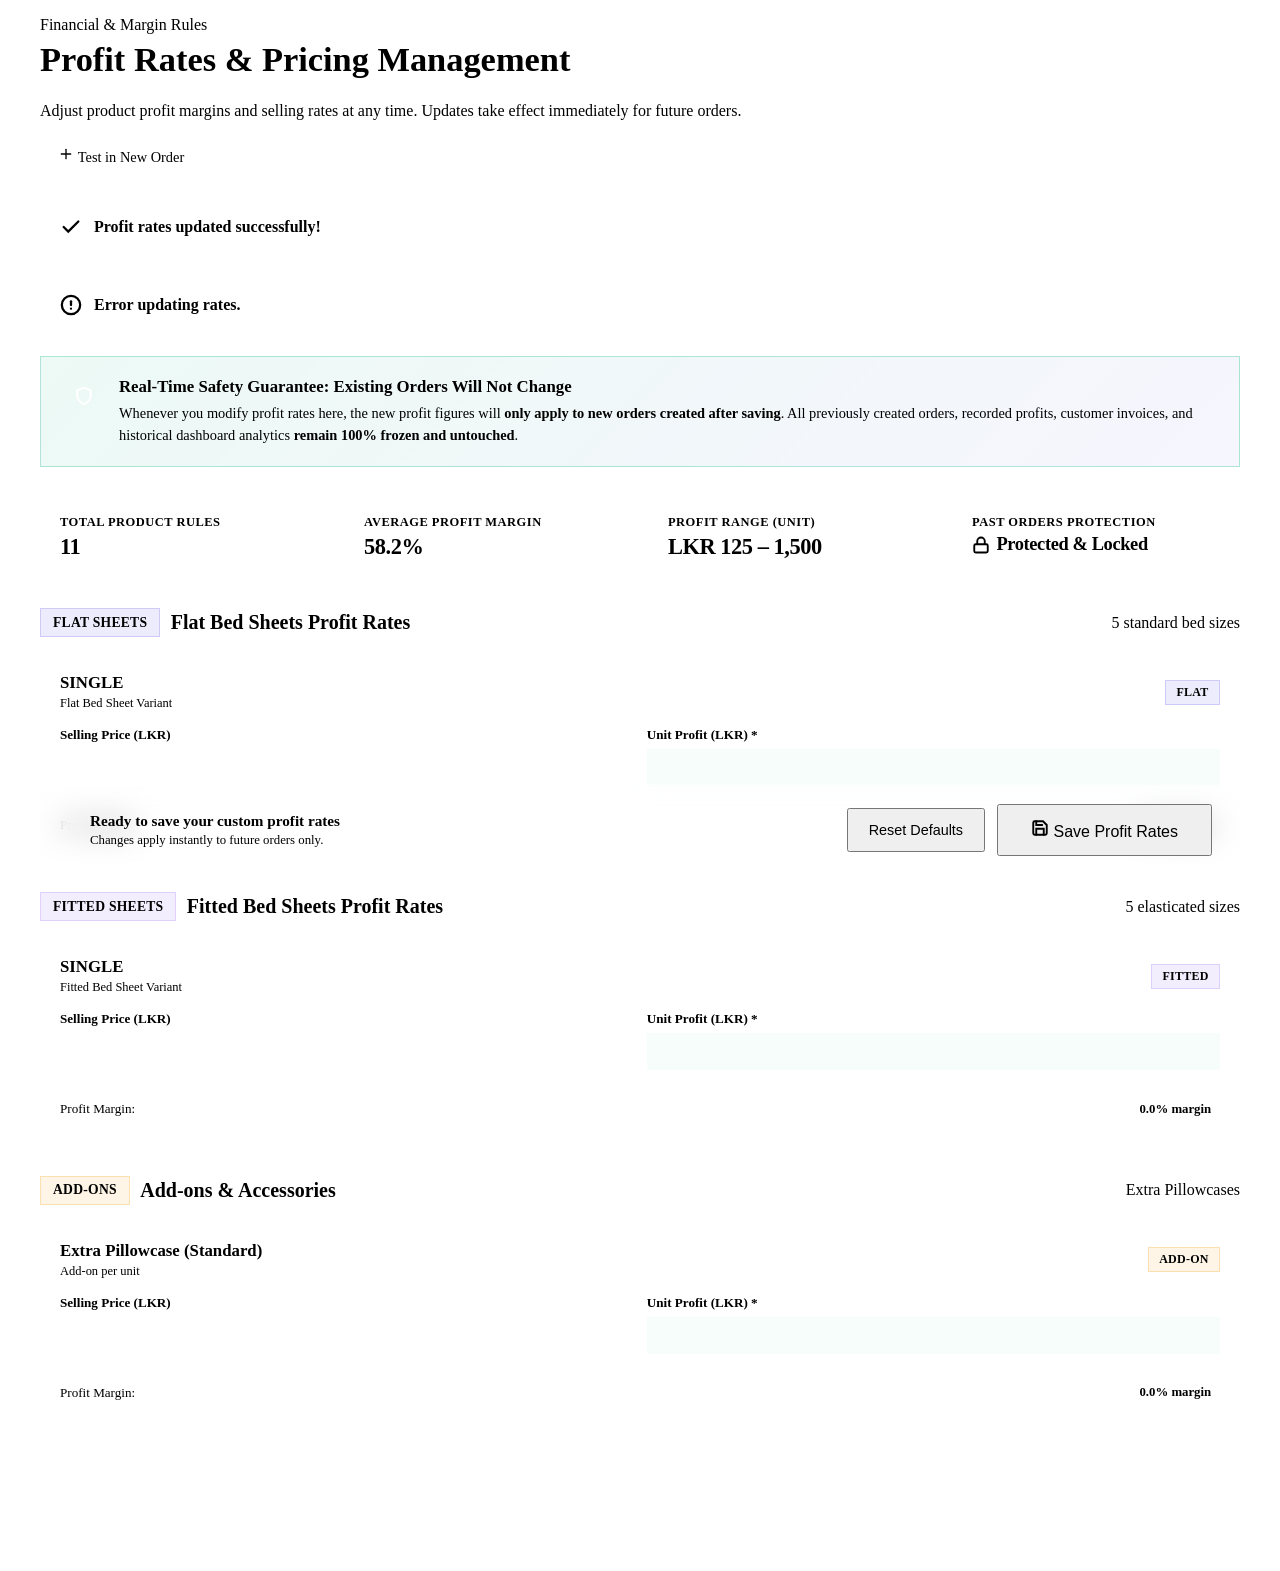
<file: src/main/resources/templates/pricing/index.html>
<!DOCTYPE html>
<html lang="en" xmlns:th="http://www.thymeleaf.org">
<head>
    <meta charset="UTF-8">
    <meta name="viewport" content="width=device-width, initial-scale=1.0">
    <title>ADAREDI — Profit &amp; Pricing Management</title>
    <link rel="preconnect" href="https://fonts.googleapis.com">
    <link rel="preconnect" href="https://fonts.gstatic.com" crossorigin>
    <link href="https://fonts.googleapis.com/css2?family=Plus+Jakarta+Sans:wght@400;500;600;700;800&display=swap" rel="stylesheet">
    <link rel="stylesheet" th:href="@{/css/app.css}">
    <script>
        (function () {
            try {
                const params = new URLSearchParams(window.location.search);
                const urlTheme = params.get('theme');
                if (urlTheme === 'dark' || urlTheme === 'light') {
                    try { localStorage.setItem('bedsheet-theme', urlTheme); } catch(e){}
                }
                const stored = localStorage.getItem('bedsheet-theme');
                const theme = stored === 'dark' || stored === 'light'
                    ? stored
                    : (window.matchMedia && window.matchMedia('(prefers-color-scheme: dark)').matches ? 'dark' : 'light');
                document.documentElement.dataset.theme = theme;
                document.documentElement.style.colorScheme = theme;
            } catch (e) {
                document.documentElement.style.colorScheme = 'light';
            }
        })();
    </script>
    <style>
        .pricing-grid {
            display: grid;
            grid-template-columns: repeat(auto-fit, minmax(320px, 1fr));
            gap: 1.25rem;
            margin-bottom: 2rem;
        }
        .pricing-card {
            background: var(--surface-glass-card);
            border: 1px solid var(--border);
            border-radius: var(--radius-lg);
            padding: 1.25rem;
            display: flex;
            flex-direction: column;
            gap: 1rem;
            transition: transform 0.2s ease, box-shadow 0.2s ease, border-color 0.2s ease;
            position: relative;
            backdrop-filter: blur(12px);
        }
        .pricing-card:hover {
            border-color: var(--primary-soft-border);
            box-shadow: var(--shadow-md);
            transform: translateY(-2px);
        }
        .pricing-card-header {
            display: flex;
            align-items: center;
            justify-content: space-between;
            gap: 0.5rem;
        }
        .pricing-badge {
            display: inline-flex;
            align-items: center;
            gap: 0.35rem;
            padding: 0.25rem 0.65rem;
            border-radius: var(--radius-full);
            font-size: 0.75rem;
            font-weight: 700;
            letter-spacing: 0.02em;
        }
        .pricing-badge.flat {
            background: rgba(79, 70, 229, 0.1);
            color: var(--primary);
            border: 1px solid rgba(79, 70, 229, 0.2);
        }
        .pricing-badge.fitted {
            background: rgba(139, 92, 246, 0.1);
            color: var(--accent);
            border: 1px solid rgba(139, 92, 246, 0.2);
        }
        .pricing-badge.addon {
            background: rgba(245, 158, 11, 0.1);
            color: var(--warning);
            border: 1px solid rgba(245, 158, 11, 0.25);
        }
        .pricing-inputs {
            display: grid;
            grid-template-columns: 1fr 1fr;
            gap: 0.85rem;
        }
        .input-group label {
            display: flex;
            flex-direction: column;
            gap: 0.35rem;
            font-size: 0.82rem;
            font-weight: 600;
            color: var(--text-muted);
        }
        .input-group input {
            font-size: 1.05rem;
            font-weight: 700;
            font-family: inherit;
            padding: 0.55rem 0.75rem;
            border-radius: var(--radius-md);
            border: 1px solid var(--border);
            background: var(--surface);
            color: var(--text-main);
            transition: all 0.2s ease;
        }
        .input-group input:focus {
            outline: none;
            border-color: var(--primary);
            box-shadow: 0 0 0 3px rgba(79, 70, 229, 0.15);
        }
        .input-group.profit-input input {
            border-color: rgba(16, 185, 129, 0.4);
            color: var(--success);
            background: rgba(16, 185, 129, 0.03);
        }
        .input-group.profit-input input:focus {
            border-color: var(--success);
            box-shadow: 0 0 0 3px rgba(16, 185, 129, 0.18);
        }
        .pricing-meta {
            display: flex;
            align-items: center;
            justify-content: space-between;
            padding-top: 0.75rem;
            border-top: 1px solid var(--border-subtle);
            font-size: 0.82rem;
        }
        .margin-indicator {
            display: inline-flex;
            align-items: center;
            gap: 0.3rem;
            padding: 0.2rem 0.55rem;
            border-radius: var(--radius-sm);
            background: var(--success-soft);
            color: var(--success);
            font-weight: 700;
            font-size: 0.8rem;
        }
        .guarantee-box {
            background: linear-gradient(135deg, rgba(16, 185, 129, 0.08) 0%, rgba(79, 70, 229, 0.05) 100%);
            border: 1px solid rgba(16, 185, 129, 0.3);
            border-radius: var(--radius-lg);
            padding: 1.25rem 1.5rem;
            margin-bottom: 2rem;
            display: flex;
            align-items: flex-start;
            gap: 1rem;
            backdrop-filter: blur(8px);
        }
        .guarantee-icon {
            width: 38px;
            height: 38px;
            border-radius: var(--radius-md);
            background: var(--success);
            color: #fff;
            display: flex;
            align-items: center;
            justify-content: center;
            flex-shrink: 0;
            box-shadow: var(--success-glow);
        }
        .stats-strip {
            display: grid;
            grid-template-columns: repeat(auto-fit, minmax(200px, 1fr));
            gap: 1rem;
            margin-bottom: 2rem;
        }
        .stat-pill {
            background: var(--surface-glass);
            border: 1px solid var(--border);
            border-radius: var(--radius-md);
            padding: 1rem 1.25rem;
            display: flex;
            flex-direction: column;
            gap: 0.25rem;
        }
        .stat-pill-label {
            font-size: 0.78rem;
            font-weight: 600;
            color: var(--text-muted);
            text-transform: uppercase;
            letter-spacing: 0.04em;
        }
        .stat-pill-value {
            font-size: 1.4rem;
            font-weight: 800;
            color: var(--text-main);
            letter-spacing: -0.02em;
        }
    </style>
</head>
<body>
<div class="app-container">
    <div th:replace="~{fragments/nav :: main}"></div>
    
    <div class="main-content">
        <div th:replace="~{fragments/nav :: mobile-header}"></div>
        
        <main style="max-width: 1200px; margin: 0 auto; width: 100%; padding: 0.5rem 0;">
            <!-- Page Header -->
            <div class="dash-header" style="margin-bottom: 1.5rem;">
                <div class="dash-header-left">
                    <div class="dash-eyebrow">
                        <span class="pulse-dot"></span>
                        <span>Financial &amp; Margin Rules</span>
                    </div>
                    <h1 class="dash-title" style="font-size: 2.15rem; margin-top: 0.35rem;">Profit Rates &amp; Pricing Management</h1>
                    <p class="dash-subtitle">
                        Adjust product profit margins and selling rates at any time. Updates take effect immediately for future orders.
                    </p>
                </div>
                <div class="dash-header-right" style="display: flex; gap: 0.75rem; align-items: center;">
                    <a th:href="@{/orders/new}" class="btn secondary" style="font-size: 0.9rem; padding: 0.65rem 1.15rem;">
                        <svg width="16" height="16" viewBox="0 0 24 24" fill="none" stroke="currentColor" stroke-width="2" stroke-linecap="round"><line x1="12" y1="5" x2="12" y2="19"></line><line x1="5" y1="12" x2="19" y2="12"></line></svg>
                        Test in New Order
                    </a>
                </div>
            </div>

            <!-- Flash Notifications -->
            <div th:if="${successMessage}" class="alert success" style="margin-bottom: 1.5rem; display: flex; align-items: center; gap: 0.75rem; padding: 1rem 1.25rem; border-radius: var(--radius-md); background: var(--success-soft); border: 1px solid var(--success-border); color: var(--success); font-weight: 600;">
                <svg width="22" height="22" viewBox="0 0 24 24" fill="none" stroke="currentColor" stroke-width="2.5" stroke-linecap="round"><polyline points="20 6 9 17 4 12"></polyline></svg>
                <span th:text="${successMessage}">Profit rates updated successfully!</span>
            </div>

            <div th:if="${errorMessage}" class="alert error" style="margin-bottom: 1.5rem; display: flex; align-items: center; gap: 0.75rem; padding: 1rem 1.25rem; border-radius: var(--radius-md); background: var(--danger-soft); border: 1px solid var(--danger-border); color: var(--danger); font-weight: 600;">
                <svg width="22" height="22" viewBox="0 0 24 24" fill="none" stroke="currentColor" stroke-width="2.5" stroke-linecap="round"><circle cx="12" cy="12" r="10"></circle><line x1="12" y1="8" x2="12" y2="12"></line><line x1="12" y1="16" x2="12.01" y2="16"></line></svg>
                <span th:text="${errorMessage}">Error updating rates.</span>
            </div>

            <!-- Safety Guarantee Box -->
            <div class="guarantee-box">
                <div class="guarantee-icon">
                    <svg width="20" height="20" viewBox="0 0 24 24" fill="none" stroke="currentColor" stroke-width="2.5" stroke-linecap="round"><path d="M12 22s8-4 8-10V5l-8-3-8 3v7c0 6 8 10 8 10z"></path></svg>
                </div>
                <div>
                    <h3 style="margin: 0 0 0.35rem 0; font-size: 1.05rem; font-weight: 800; color: var(--text-main); display: flex; align-items: center; gap: 0.5rem;">
                        Real-Time Safety Guarantee: Existing Orders Will Not Change
                    </h3>
                    <p style="margin: 0; font-size: 0.9rem; line-height: 1.5; color: var(--text-muted);">
                        Whenever you modify profit rates here, the new profit figures will <strong>only apply to new orders created after saving</strong>.
                        All previously created orders, recorded profits, customer invoices, and historical dashboard analytics <strong>remain 100% frozen and untouched</strong>.
                    </p>
                </div>
            </div>

            <!-- Quick Stats Strip -->
            <div class="stats-strip">
                <div class="stat-pill">
                    <span class="stat-pill-label">Total Product Rules</span>
                    <strong class="stat-pill-value" th:text="${totalRulesCount}">11</strong>
                </div>
                <div class="stat-pill">
                    <span class="stat-pill-label">Average Profit Margin</span>
                    <strong class="stat-pill-value" style="color: var(--success);" th:text="${avgMargin} + '%'">58.2%</strong>
                </div>
                <div class="stat-pill">
                    <span class="stat-pill-label">Profit Range (Unit)</span>
                    <strong class="stat-pill-value" th:text="'LKR ' + ${minProfit} + ' – ' + ${maxProfit}">LKR 125 – 1,500</strong>
                </div>
                <div class="stat-pill">
                    <span class="stat-pill-label">Past Orders Protection</span>
                    <strong class="stat-pill-value" style="color: var(--primary); display: flex; align-items: center; gap: 0.4rem; font-size: 1.15rem;">
                        <svg width="18" height="18" viewBox="0 0 24 24" fill="none" stroke="currentColor" stroke-width="2.5"><rect x="3" y="11" width="18" height="11" rx="2" ry="2"></rect><path d="M7 11V7a5 5 0 0 1 10 0v4"></path></svg>
                        Protected &amp; Locked
                    </strong>
                </div>
            </div>

            <!-- Main Edit Form -->
            <form th:action="@{/pricing}" th:object="${pricingForm}" method="post" id="pricingForm">

                <!-- Section 1: Flat Bed Sheets -->
                <div style="margin-bottom: 2.25rem;">
                    <div style="display: flex; align-items: center; justify-content: space-between; margin-bottom: 1rem;">
                        <div style="display: flex; align-items: center; gap: 0.65rem;">
                            <span class="pricing-badge flat" style="font-size: 0.85rem; padding: 0.35rem 0.75rem;">FLAT SHEETS</span>
                            <h2 style="font-size: 1.25rem; font-weight: 800; margin: 0; color: var(--text-main);">Flat Bed Sheets Profit Rates</h2>
                        </div>
                        <span class="hint" style="margin: 0;">5 standard bed sizes</span>
                    </div>

                    <div class="pricing-grid">
                        <div class="pricing-card" th:each="rule, stat : *{rules}" th:if="${rule.itemKey.startsWith('FLAT_')}">
                            <input type="hidden" th:field="*{rules[__${stat.index}__].itemKey}">
                            
                            <div class="pricing-card-header">
                                <div>
                                    <h4 style="margin: 0; font-size: 1.05rem; font-weight: 700; color: var(--text-main);"
                                        th:text="${#strings.replace(#strings.replace(rule.itemKey, 'FLAT_', ''), '_', ' ')}">
                                        SINGLE
                                    </h4>
                                    <span class="hint" style="margin: 0; font-size: 0.78rem;">Flat Bed Sheet Variant</span>
                                </div>
                                <span class="pricing-badge flat">FLAT</span>
                            </div>

                            <div class="pricing-inputs">
                                <div class="input-group">
                                    <label>
                                        <span>Selling Price (LKR)</span>
                                        <input type="number" step="1" min="0" th:field="*{rules[__${stat.index}__].sellingPrice}"
                                               class="rule-sell-input" required>
                                    </label>
                                </div>
                                <div class="input-group profit-input">
                                    <label>
                                        <span style="color: var(--success); font-weight: 700;">Unit Profit (LKR) *</span>
                                        <input type="number" step="1" min="0" th:field="*{rules[__${stat.index}__].unitProfit}"
                                               class="rule-profit-input" required>
                                    </label>
                                </div>
                            </div>

                            <div class="pricing-meta">
                                <span>Profit Margin:</span>
                                <span class="margin-indicator rule-margin-badge">0.0%</span>
                            </div>
                        </div>
                    </div>
                </div>

                <!-- Section 2: Fitted Bed Sheets -->
                <div style="margin-bottom: 2.25rem;">
                    <div style="display: flex; align-items: center; justify-content: space-between; margin-bottom: 1rem;">
                        <div style="display: flex; align-items: center; gap: 0.65rem;">
                            <span class="pricing-badge fitted" style="font-size: 0.85rem; padding: 0.35rem 0.75rem;">FITTED SHEETS</span>
                            <h2 style="font-size: 1.25rem; font-weight: 800; margin: 0; color: var(--text-main);">Fitted Bed Sheets Profit Rates</h2>
                        </div>
                        <span class="hint" style="margin: 0;">5 elasticated sizes</span>
                    </div>

                    <div class="pricing-grid">
                        <div class="pricing-card" th:each="rule, stat : *{rules}" th:if="${rule.itemKey.startsWith('FITTED_')}">
                            <input type="hidden" th:field="*{rules[__${stat.index}__].itemKey}">
                            
                            <div class="pricing-card-header">
                                <div>
                                    <h4 style="margin: 0; font-size: 1.05rem; font-weight: 700; color: var(--text-main);"
                                        th:text="${#strings.replace(#strings.replace(rule.itemKey, 'FITTED_', ''), '_', ' ')}">
                                        SINGLE
                                    </h4>
                                    <span class="hint" style="margin: 0; font-size: 0.78rem;">Fitted Bed Sheet Variant</span>
                                </div>
                                <span class="pricing-badge fitted">FITTED</span>
                            </div>

                            <div class="pricing-inputs">
                                <div class="input-group">
                                    <label>
                                        <span>Selling Price (LKR)</span>
                                        <input type="number" step="1" min="0" th:field="*{rules[__${stat.index}__].sellingPrice}"
                                               class="rule-sell-input" required>
                                    </label>
                                </div>
                                <div class="input-group profit-input">
                                    <label>
                                        <span style="color: var(--success); font-weight: 700;">Unit Profit (LKR) *</span>
                                        <input type="number" step="1" min="0" th:field="*{rules[__${stat.index}__].unitProfit}"
                                               class="rule-profit-input" required>
                                    </label>
                                </div>
                            </div>

                            <div class="pricing-meta">
                                <span>Profit Margin:</span>
                                <span class="margin-indicator rule-margin-badge">0.0%</span>
                            </div>
                        </div>
                    </div>
                </div>

                <!-- Section 3: Add-on Products & Extras -->
                <div style="margin-bottom: 2.5rem;">
                    <div style="display: flex; align-items: center; justify-content: space-between; margin-bottom: 1rem;">
                        <div style="display: flex; align-items: center; gap: 0.65rem;">
                            <span class="pricing-badge addon" style="font-size: 0.85rem; padding: 0.35rem 0.75rem;">ADD-ONS</span>
                            <h2 style="font-size: 1.25rem; font-weight: 800; margin: 0; color: var(--text-main);">Add-ons &amp; Accessories</h2>
                        </div>
                        <span class="hint" style="margin: 0;">Extra Pillowcases</span>
                    </div>

                    <div class="pricing-grid">
                        <div class="pricing-card" th:each="rule, stat : *{rules}" th:if="${rule.itemKey == 'PILLOWCASE'}">
                            <input type="hidden" th:field="*{rules[__${stat.index}__].itemKey}">
                            
                            <div class="pricing-card-header">
                                <div>
                                    <h4 style="margin: 0; font-size: 1.05rem; font-weight: 700; color: var(--text-main);">Extra Pillowcase (Standard)</h4>
                                    <span class="hint" style="margin: 0; font-size: 0.78rem;">Add-on per unit</span>
                                </div>
                                <span class="pricing-badge addon">ADD-ON</span>
                            </div>

                            <div class="pricing-inputs">
                                <div class="input-group">
                                    <label>
                                        <span>Selling Price (LKR)</span>
                                        <input type="number" step="1" min="0" th:field="*{rules[__${stat.index}__].sellingPrice}"
                                               class="rule-sell-input" required>
                                    </label>
                                </div>
                                <div class="input-group profit-input">
                                    <label>
                                        <span style="color: var(--success); font-weight: 700;">Unit Profit (LKR) *</span>
                                        <input type="number" step="1" min="0" th:field="*{rules[__${stat.index}__].unitProfit}"
                                               class="rule-profit-input" required>
                                    </label>
                                </div>
                            </div>

                            <div class="pricing-meta">
                                <span>Profit Margin:</span>
                                <span class="margin-indicator rule-margin-badge">0.0%</span>
                            </div>
                        </div>
                    </div>
                </div>

                <!-- Sticky Floating Action Footer -->
                <div style="position: sticky; bottom: 1.5rem; background: var(--surface-glass-card); border: 1px solid var(--border-glow); border-radius: var(--radius-xl); padding: 1.25rem 1.75rem; display: flex; align-items: center; justify-content: space-between; gap: 1rem; box-shadow: var(--shadow-xl); backdrop-filter: blur(16px); z-index: 50; flex-wrap: wrap;">
                    <div style="display: flex; align-items: center; gap: 0.75rem;">
                        <span class="status-dot-pulse" style="width: 10px; height: 10px; background: var(--success);"></span>
                        <div>
                            <strong style="display: block; font-size: 0.95rem; color: var(--text-main);">Ready to save your custom profit rates</strong>
                            <span class="hint" style="margin: 0; font-size: 0.8rem;">Changes apply instantly to future orders only.</span>
                        </div>
                    </div>

                    <div style="display: flex; gap: 0.75rem; align-items: center;">
                        <button type="button" class="btn subtle" onclick="confirmResetDefaults()" style="font-size: 0.9rem; padding: 0.75rem 1.25rem;">
                            Reset Defaults
                        </button>
                        <button type="submit" class="btn primary" style="font-size: 1rem; padding: 0.8rem 2rem; box-shadow: var(--primary-glow);">
                            <svg width="18" height="18" viewBox="0 0 24 24" fill="none" stroke="currentColor" stroke-width="2.5" stroke-linecap="round"><path d="M19 21H5a2 2 0 0 1-2-2V5a2 2 0 0 1 2-2h11l5 5v11a2 2 0 0 1-2 2z"></path><polyline points="17 21 17 13 7 13 7 21"></polyline><polyline points="7 3 7 8 15 8"></polyline></svg>
                            Save Profit Rates
                        </button>
                    </div>
                </div>

            </form>

            <!-- Hidden Reset Form -->
            <form th:action="@{/pricing/reset}" method="post" id="resetDefaultsForm" style="display: none;"></form>
        </main>
    </div>
</div>

<script th:src="@{/js/theme.js}"></script>
<script>
    // Live recalculation of margin percentages as user inputs new profit or price
    function updateMargins() {
        document.querySelectorAll('.pricing-card').forEach(card => {
            const sellInput = card.querySelector('.rule-sell-input');
            const profitInput = card.querySelector('.rule-profit-input');
            const badge = card.querySelector('.rule-margin-badge');
            if (!sellInput || !profitInput || !badge) return;

            const sell = parseFloat(sellInput.value || 0);
            const profit = parseFloat(profitInput.value || 0);

            if (sell > 0) {
                const pct = ((profit / sell) * 100).toFixed(1);
                badge.textContent = pct + '% margin';
                if (pct < 40) {
                    badge.style.background = 'var(--warning-soft)';
                    badge.style.color = 'var(--warning)';
                } else {
                    badge.style.background = 'var(--success-soft)';
                    badge.style.color = 'var(--success)';
                }
            } else {
                badge.textContent = '0.0% margin';
            }
        });
    }

    document.querySelectorAll('.rule-sell-input, .rule-profit-input').forEach(input => {
        input.addEventListener('input', updateMargins);
    });

    function confirmResetDefaults() {
        if (confirm('Are you sure you want to restore the standard factory profit & pricing rules? Previously created orders will NOT be affected.')) {
            document.getElementById('resetDefaultsForm').submit();
        }
    }

    // Highlight active nav link
    document.querySelectorAll('.nav-link').forEach(link => {
        if (link.getAttribute('href') === '/pricing') {
            link.classList.add('active');
        }
    });

    // Initialize margins on load
    updateMargins();
</script>
</body>
</html>
</file>
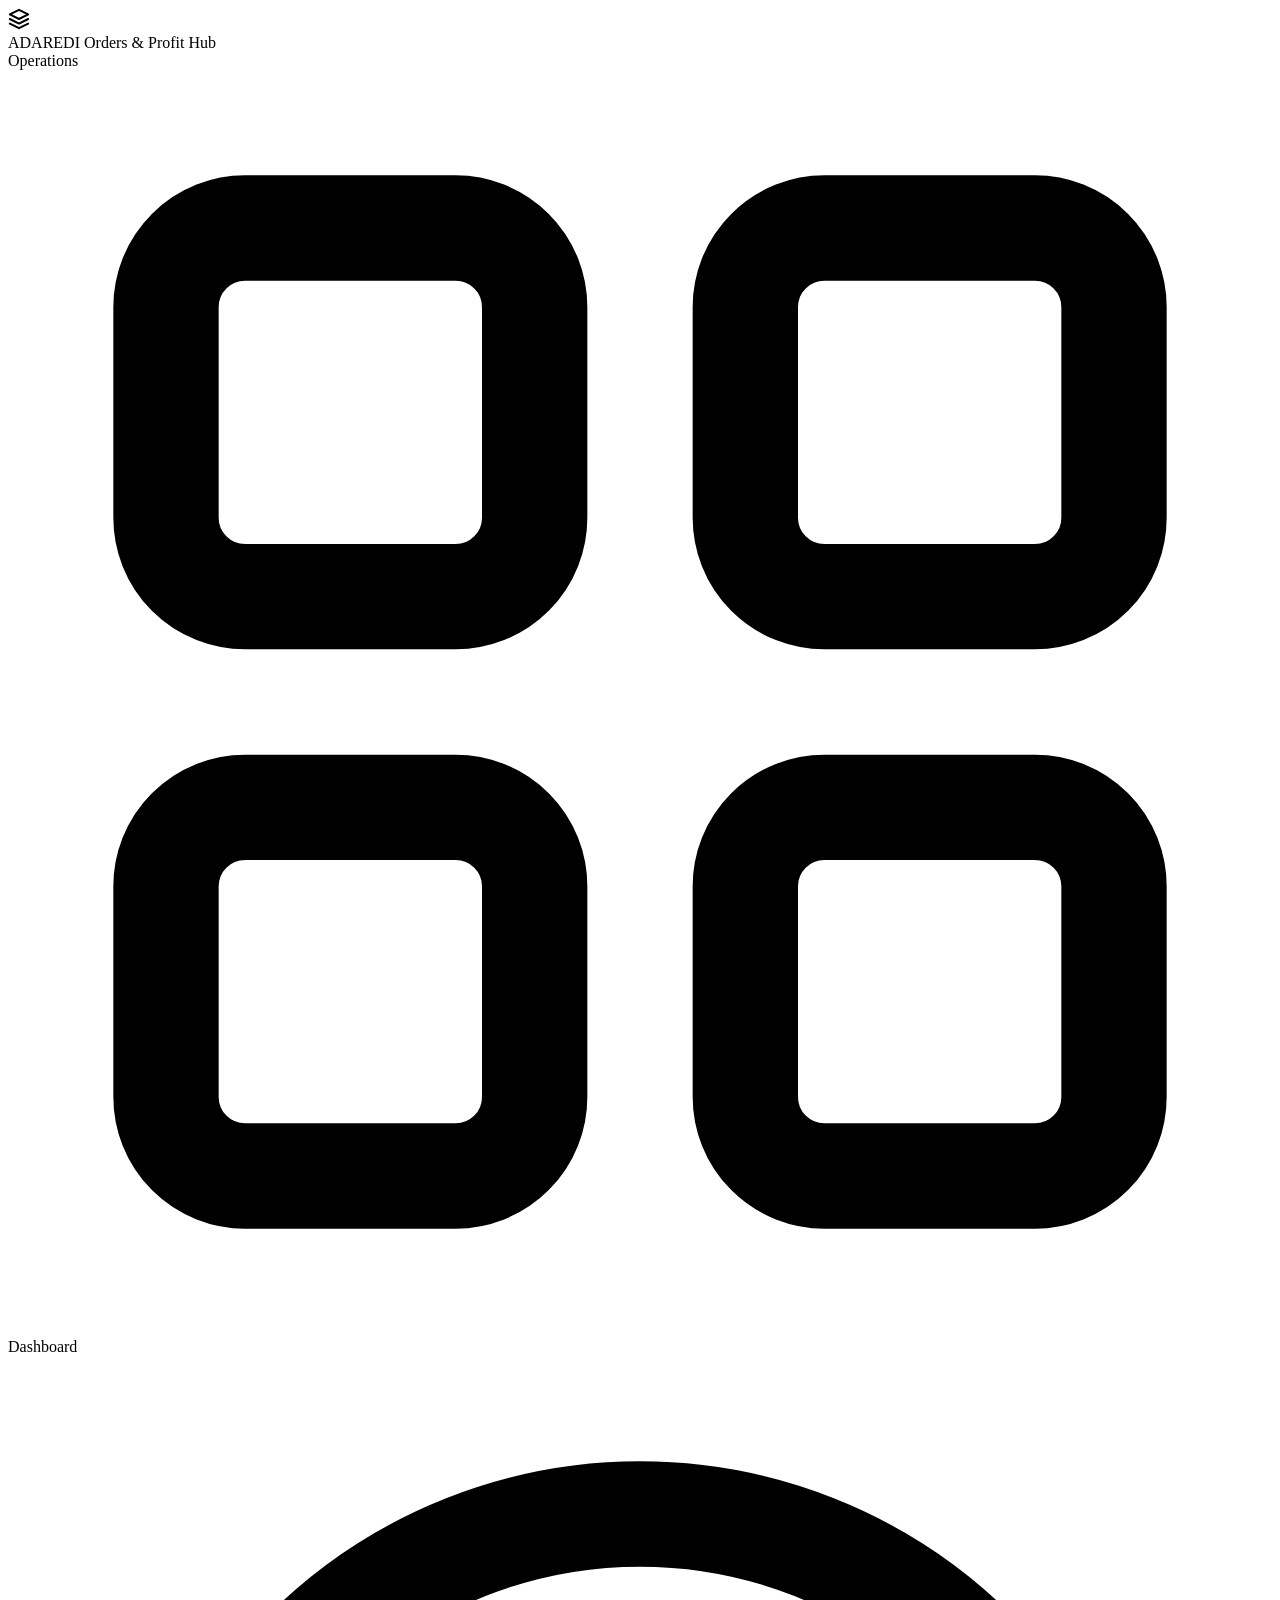
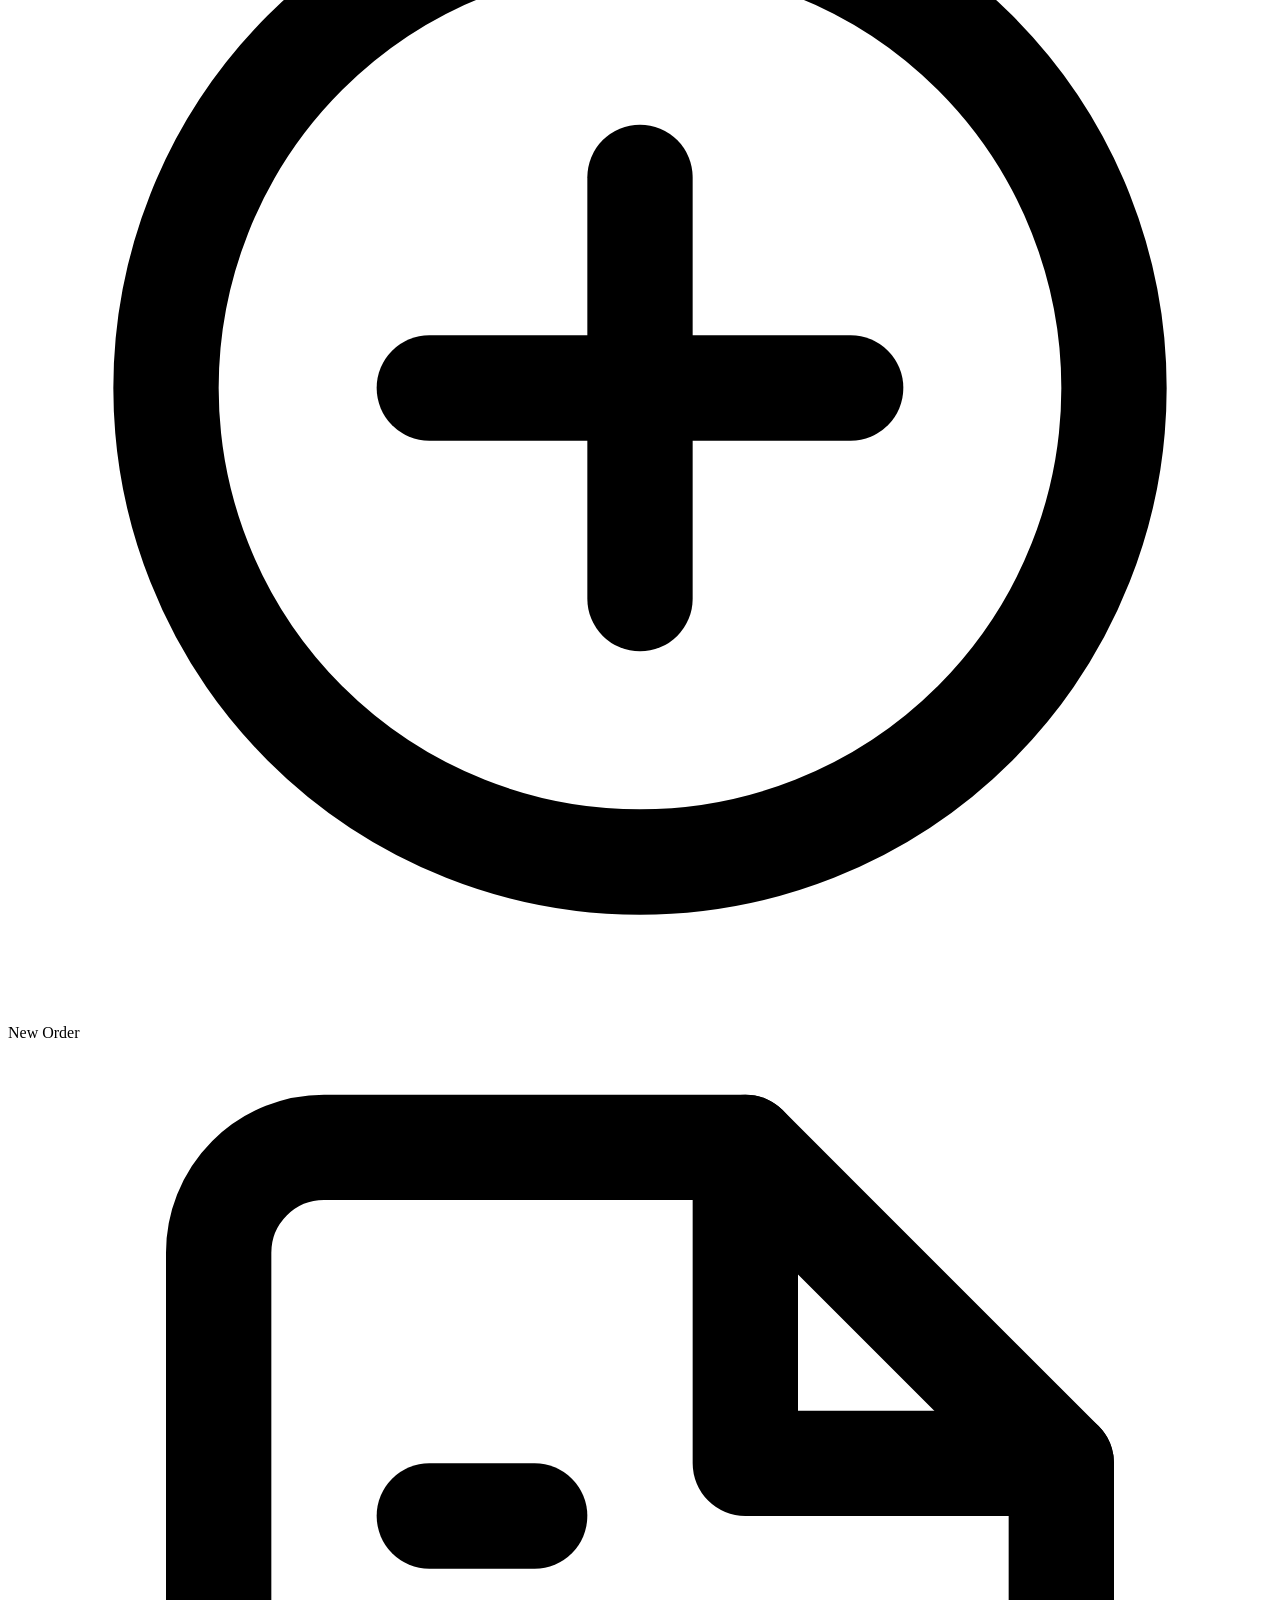
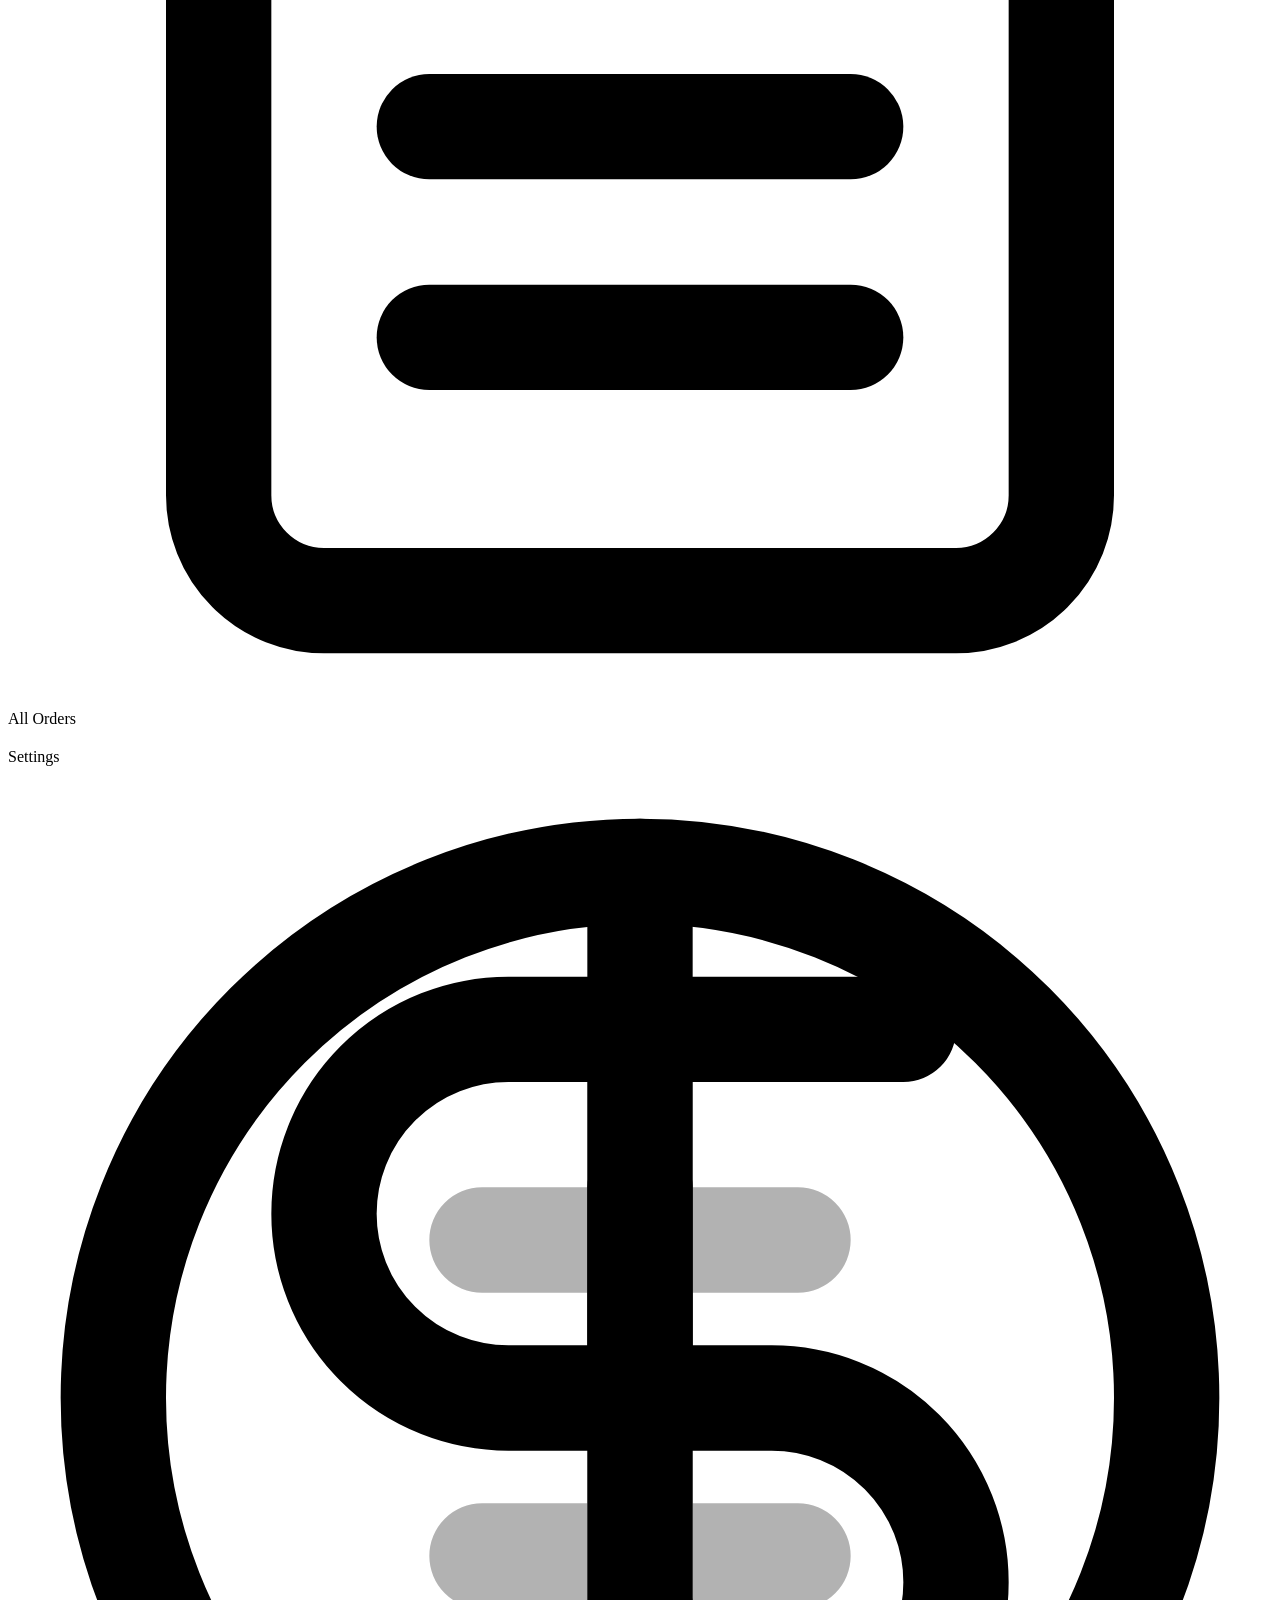
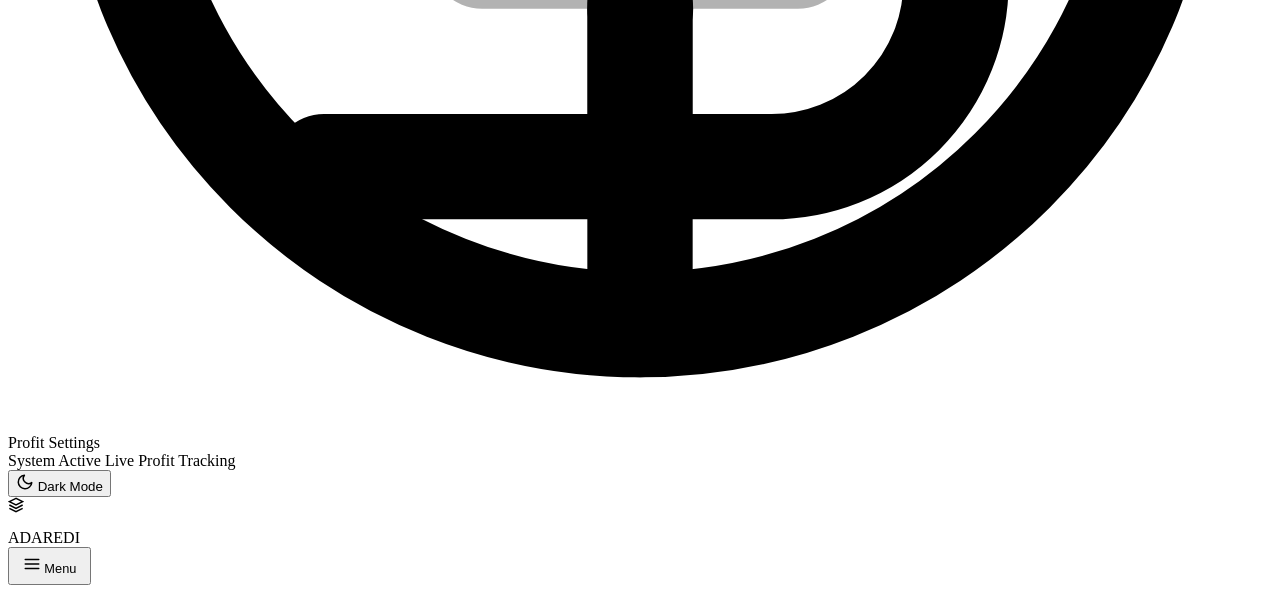
<file: src/main/resources/templates/fragments/nav.html>
<!DOCTYPE html>
<html xmlns:th="http://www.thymeleaf.org">
<body>
    <aside class="sidebar" th:fragment="main" id="sidebar">
        <div class="brand">
            <div class="brand-icon">
                <svg width="22" height="22" viewBox="0 0 24 24" fill="none" stroke="currentColor" stroke-width="2.2" stroke-linecap="round" stroke-linejoin="round">
                    <polygon points="12 2 2 7 12 12 22 7 12 2"></polygon>
                    <polyline points="2 17 12 22 22 17"></polyline>
                    <polyline points="2 12 12 17 22 12"></polyline>
                </svg>
            </div>
            <div class="brand-text">
                <span class="brand-name">ADAREDI</span>
                <span class="brand-tagline">Orders &amp; Profit Hub</span>
            </div>
        </div>
        
        <nav class="nav-links" aria-label="Main navigation">
            <div class="nav-section-title">Operations</div>
            
            <a th:href="@{/dashboard}" class="nav-link" id="nav-dashboard">
                <svg viewBox="0 0 24 24" fill="none" stroke="currentColor" stroke-width="2" stroke-linecap="round" stroke-linejoin="round">
                    <rect x="3" y="3" width="7" height="7" rx="1.5"></rect>
                    <rect x="14" y="3" width="7" height="7" rx="1.5"></rect>
                    <rect x="14" y="14" width="7" height="7" rx="1.5"></rect>
                    <rect x="3" y="14" width="7" height="7" rx="1.5"></rect>
                </svg>
                <span>Dashboard</span>
            </a>
            
            <a th:href="@{/orders/new}" class="nav-link" id="nav-new-order">
                <svg viewBox="0 0 24 24" fill="none" stroke="currentColor" stroke-width="2" stroke-linecap="round" stroke-linejoin="round">
                    <circle cx="12" cy="12" r="9"></circle>
                    <line x1="12" y1="8" x2="12" y2="16"></line>
                    <line x1="8" y1="12" x2="16" y2="12"></line>
                </svg>
                <span>New Order</span>
            </a>
            
            <a th:href="@{/orders}" class="nav-link" id="nav-all-orders">
                <svg viewBox="0 0 24 24" fill="none" stroke="currentColor" stroke-width="2" stroke-linecap="round" stroke-linejoin="round">
                    <path d="M14 2H6a2 2 0 0 0-2 2v16a2 2 0 0 0 2 2h12a2 2 0 0 0 2-2V8z"></path>
                    <polyline points="14 2 14 8 20 8"></polyline>
                    <line x1="16" y1="13" x2="8" y2="13"></line>
                    <line x1="16" y1="17" x2="8" y2="17"></line>
                    <polyline points="10 9 9 9 8 9"></polyline>
                </svg>
                <span>All Orders</span>
            </a>

            <div class="nav-section-title" style="margin-top: 1.25rem;">Settings</div>

            <a th:href="@{/pricing}" class="nav-link" id="nav-pricing">
                <svg viewBox="0 0 24 24" fill="none" stroke="currentColor" stroke-width="2" stroke-linecap="round" stroke-linejoin="round">
                    <circle cx="12" cy="12" r="10"></circle>
                    <line x1="12" y1="8" x2="12" y2="12"></line>
                    <line x1="12" y1="16" x2="12.01" y2="16"></line>
                    <path d="M12 6v12M9 9h6M9 15h6" opacity="0.3"></path>
                    <path d="M12 2v20M17 5H9.5a3.5 3.5 0 0 0 0 7h5a3.5 3.5 0 0 1 0 7H6"></path>
                </svg>
                <span>Profit Settings</span>
            </a>
        </nav>

        <div class="sidebar-status-card">
            <span class="status-dot-pulse"></span>
            <div class="sidebar-status-info">
                <span class="sidebar-status-title">System Active</span>
                <span class="sidebar-status-sub">Live Profit Tracking</span>
            </div>
        </div>

        <button type="button" class="theme-toggle" data-theme-toggle aria-pressed="false" aria-label="Toggle color mode" id="theme-toggle-btn">
            <div class="theme-toggle-left">
                <svg width="18" height="18" viewBox="0 0 24 24" fill="none" stroke="currentColor" stroke-width="2" stroke-linecap="round" stroke-linejoin="round" class="theme-icon">
                    <path d="M21 12.79A9 9 0 1 1 11.21 3 7 7 0 0 0 21 12.79z"></path>
                </svg>
                <span class="theme-toggle-label">Dark Mode</span>
            </div>
            <div class="theme-switch-track">
                <div class="theme-switch-thumb"></div>
            </div>
        </button>
    </aside>

    <header class="mobile-header" th:fragment="mobile-header">
        <div class="brand" style="border: none; padding: 0; margin: 0;">
            <div class="brand-icon" style="width: 32px; height: 32px;">
                <svg width="16" height="16" viewBox="0 0 24 24" fill="none" stroke="currentColor" stroke-width="2.2">
                    <polygon points="12 2 2 7 12 12 22 7 12 2"></polygon>
                    <polyline points="2 17 12 22 22 17"></polyline>
                    <polyline points="2 12 12 17 22 12"></polyline>
                </svg>
            </div>
            <span class="brand-name" style="font-size: 1rem;">ADAREDI</span>
        </div>
        <button type="button" class="btn secondary" onclick="document.getElementById('sidebar').classList.toggle('open')" style="padding: 0.4rem 0.8rem; font-size: 0.8rem;">
            <svg width="18" height="18" viewBox="0 0 24 24" fill="none" stroke="currentColor" stroke-width="2" stroke-linecap="round"><line x1="3" y1="12" x2="21" y2="12"></line><line x1="3" y1="6" x2="21" y2="6"></line><line x1="3" y1="18" x2="21" y2="18"></line></svg>
            Menu
        </button>
    </header>
</body>
</html>
</file>
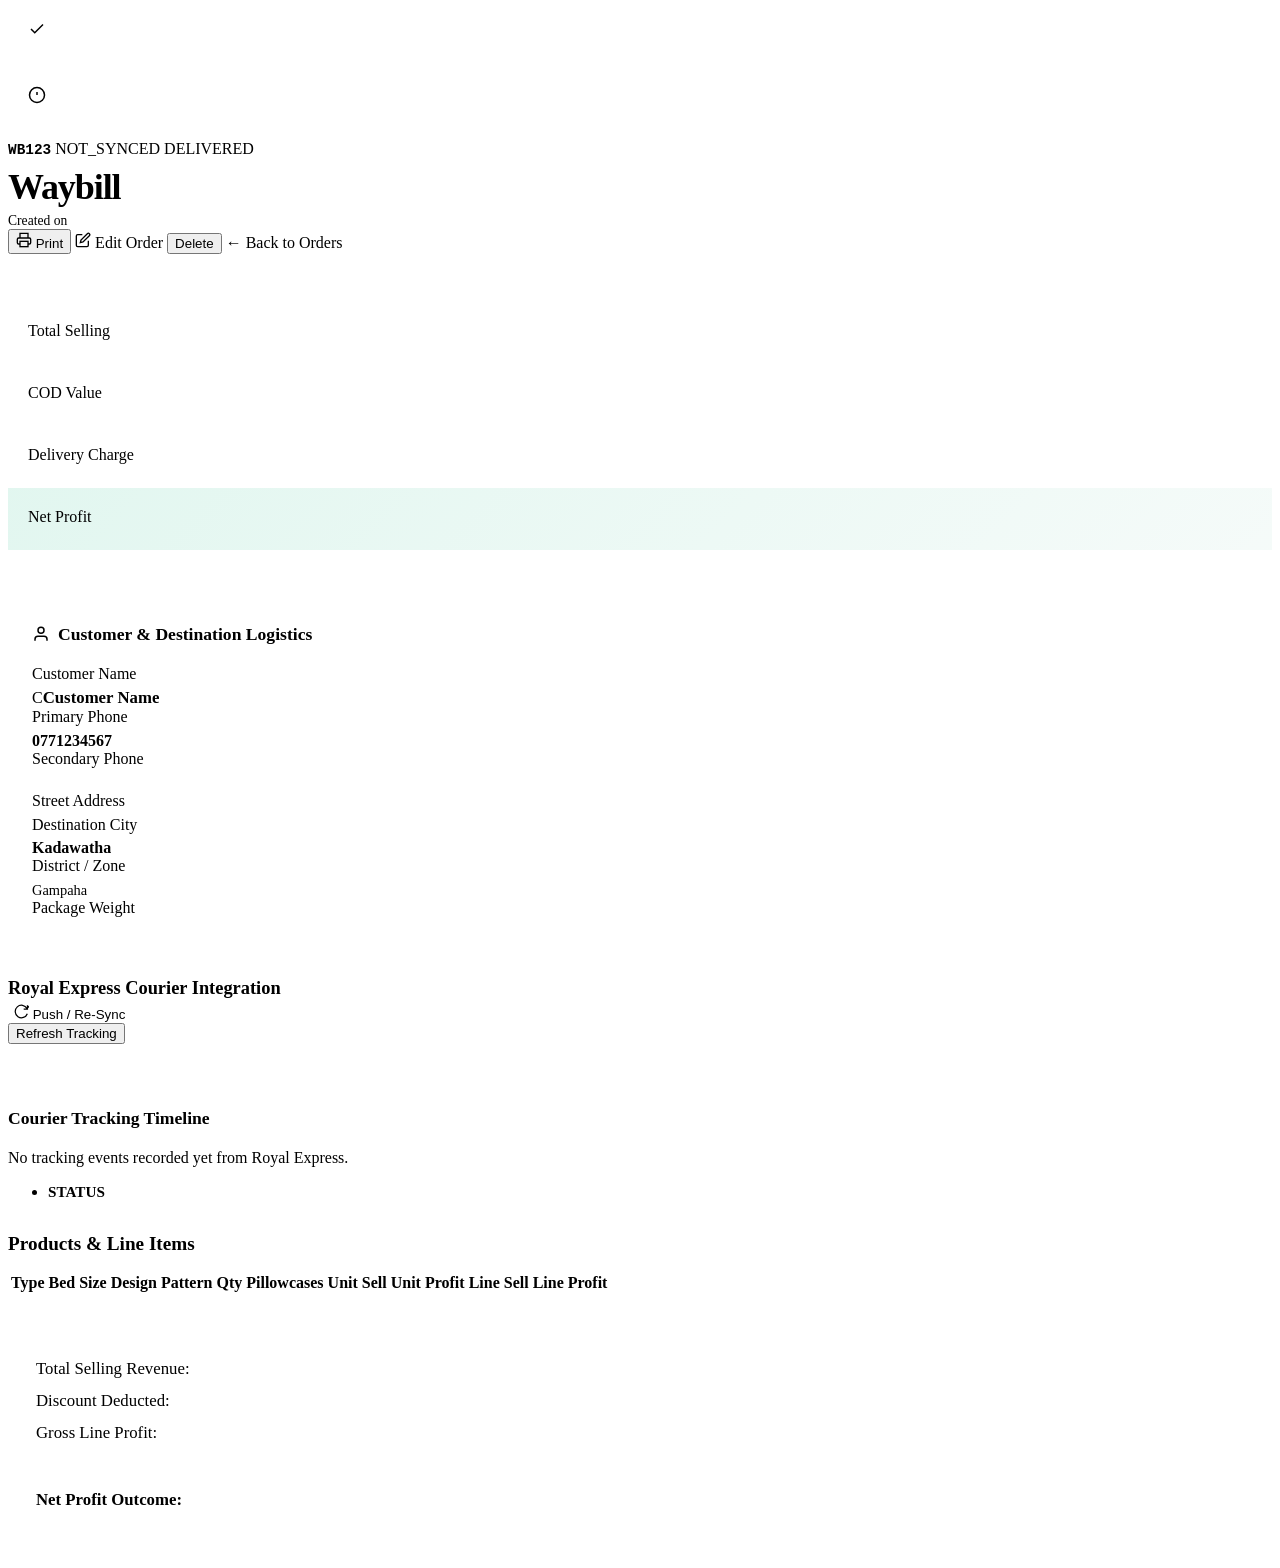
<file: src/main/resources/templates/orders/detail.html>
<!DOCTYPE html>
<html lang="en" xmlns:th="http://www.thymeleaf.org">
<head>
    <meta charset="UTF-8">
    <meta name="viewport" content="width=device-width, initial-scale=1.0">
    <title th:text="'ADAREDI — Waybill ' + ${order.waybillNo}">ADAREDI — Order Detail</title>
    <link rel="preconnect" href="https://fonts.googleapis.com">
    <link rel="preconnect" href="https://fonts.gstatic.com" crossorigin>
    <link href="https://fonts.googleapis.com/css2?family=Plus+Jakarta+Sans:wght@400;500;600;700;800&display=swap" rel="stylesheet">
    <link rel="stylesheet" th:href="@{/css/app.css}">
    <script>
        (function () {
            try {
                const params = new URLSearchParams(window.location.search);
                const urlTheme = params.get('theme');
                if (urlTheme === 'dark' || urlTheme === 'light') {
                    try { localStorage.setItem('bedsheet-theme', urlTheme); } catch(e){}
                }
                const stored = localStorage.getItem('bedsheet-theme');
                const theme = stored === 'dark' || stored === 'light'
                    ? stored
                    : (window.matchMedia && window.matchMedia('(prefers-color-scheme: dark)').matches ? 'dark' : 'light');
                document.documentElement.dataset.theme = theme;
                document.documentElement.style.colorScheme = theme;
            } catch (e) {
                document.documentElement.style.colorScheme = 'light';
            }
        })();
    </script>
</head>
<body>
<div class="app-container">
    <div th:replace="~{fragments/nav :: main}"></div>
    
    <div class="main-content">
        <div th:replace="~{fragments/nav :: mobile-header}"></div>
        
        <main class="page-shell container" id="main-content">
            <!-- Alert Messages -->
            <div class="badge badge-SYNCED" th:if="${successMessage}" style="margin-bottom: 1.25rem; width: 100%; padding: 0.75rem 1.25rem; font-size: 0.9rem; border-radius: var(--radius-lg);">
                <svg width="18" height="18" viewBox="0 0 24 24" fill="none" stroke="currentColor" stroke-width="2"><polyline points="20 6 9 17 4 12"></polyline></svg>
                <span th:text="${successMessage}"></span>
            </div>
            <div class="badge badge-FAILED" th:if="${errorMessage}" style="margin-bottom: 1.25rem; width: 100%; padding: 0.75rem 1.25rem; font-size: 0.9rem; border-radius: var(--radius-lg);">
                <svg width="18" height="18" viewBox="0 0 24 24" fill="none" stroke="currentColor" stroke-width="2"><circle cx="12" cy="12" r="10"></circle><line x1="12" y1="8" x2="12" y2="12"></line><line x1="12" y1="16" x2="12.01" y2="16"></line></svg>
                <span th:text="${errorMessage}"></span>
            </div>

            <!-- Header Card -->
            <section class="card" th:object="${order}" style="margin-bottom: 1.75rem;">
                <div class="row between wrap" style="border-bottom: 1px solid var(--border); padding-bottom: 1.5rem; margin-bottom: 1.5rem;">
                    <div>
                        <div class="row" style="margin-bottom: 0.5rem;">
                            <span class="badge" style="background: var(--primary-soft); color: var(--primary); font-family: monospace; font-size: 0.9rem; font-weight: 800;" th:text="*{waybillNo}">WB123</span>
                            <span class="badge" th:if="${curfoxEnabled}" th:classappend="' badge-' + *{curfoxSyncStatus.name()}" th:text="*{curfoxSyncStatus}">NOT_SYNCED</span>
                            <span class="badge badge-SYNCED" th:if="*{curfoxLastStatus}" th:text="*{curfoxLastStatus}">DELIVERED</span>
                        </div>
                        <h1 style="font-size: 2.25rem; font-weight: 800; letter-spacing: -0.03em; margin: 0 0 0.25rem; line-height: 1.2;" th:text="'Waybill ' + *{waybillNo}">Waybill</h1>
                        <p class="hint" style="margin: 0; font-size: 0.85rem;">
                            Created on <strong th:text="${#temporals.format(order.createdAt, 'MMMM dd, yyyy &bull; HH:mm')}"></strong>
                        </p>
                    </div>

                    <div class="row wrap">
                        <button type="button" class="btn secondary" onclick="window.print()" title="Print Order Sheet">
                            <svg width="16" height="16" viewBox="0 0 24 24" fill="none" stroke="currentColor" stroke-width="2"><polyline points="6 9 6 2 18 2 18 9"></polyline><path d="M6 18H4a2 2 0 0 1-2-2v-5a2 2 0 0 1 2-2h16a2 2 0 0 1 2 2v5a2 2 0 0 1-2 2h-2"></path><rect x="6" y="14" width="12" height="8"></rect></svg>
                            Print
                        </button>
                        <a class="btn primary" th:href="@{/orders/{id}/edit(id=${order.id})}">
                            <svg width="16" height="16" viewBox="0 0 24 24" fill="none" stroke="currentColor" stroke-width="2"><path d="M11 4H4a2 2 0 0 0-2 2v14a2 2 0 0 0 2 2h14a2 2 0 0 0 2-2v-7"></path><path d="M18.5 2.5a2.121 2.121 0 0 1 3 3L12 15l-4 1 1-4 9.5-9.5z"></path></svg>
                            Edit Order
                        </a>
                        <form method="post" th:action="@{/orders/{id}/delete(id=${order.id})}" style="display:inline;" onsubmit="return confirm('Are you sure you want to delete this order? This action cannot be undone.');">
                            <button type="submit" class="btn subtle">Delete</button>
                        </form>
                        <a class="btn secondary" th:href="@{/orders}">
                            &larr; Back to Orders
                        </a>
                    </div>
                </div>

                <!-- Financial Highlights Bar (4 Tiles) -->
                <div class="grid" style="grid-template-columns: repeat(auto-fit, minmax(180px, 1fr)); gap: 1rem; margin-bottom: 2rem;">
                    <div style="padding: 1.25rem; background: var(--surface-glass-alt); border: 1px solid var(--border-subtle); border-radius: var(--radius-lg);">
                        <span class="kpi-card-label">Total Selling</span>
                        <strong style="display: block; font-size: 1.5rem; font-weight: 800; margin-top: 0.25rem;" th:text="'LKR ' + *{#numbers.formatDecimal(totalSellingPrice, 0, 'COMMA', 0, 'POINT')}"></strong>
                    </div>
                    <div style="padding: 1.25rem; background: var(--surface-glass-alt); border: 1px solid var(--border-subtle); border-radius: var(--radius-lg);">
                        <span class="kpi-card-label">COD Value</span>
                        <strong style="display: block; font-size: 1.5rem; font-weight: 800; margin-top: 0.25rem;" th:text="'LKR ' + *{#numbers.formatDecimal(codValue, 0, 'COMMA', 0, 'POINT')}"></strong>
                    </div>
                    <div style="padding: 1.25rem; background: var(--surface-glass-alt); border: 1px solid var(--border-subtle); border-radius: var(--radius-lg);">
                        <span class="kpi-card-label">Delivery Charge</span>
                        <strong style="display: block; font-size: 1.5rem; font-weight: 800; margin-top: 0.25rem;" th:text="'LKR ' + *{#numbers.formatDecimal(deliveryCharge, 0, 'COMMA', 0, 'POINT')}"></strong>
                    </div>
                    <div style="padding: 1.25rem; background: linear-gradient(135deg, rgba(16, 185, 129, 0.12) 0%, rgba(5, 150, 105, 0.04) 100%); border: 1px solid var(--success-border); border-radius: var(--radius-lg);">
                        <span class="kpi-card-label" style="color: var(--success);">Net Profit</span>
                        <strong class="profit-cell" style="display: block; font-size: 1.6rem; font-weight: 800; margin-top: 0.25rem;" th:text="'LKR ' + *{#numbers.formatDecimal(netProfit, 0, 'COMMA', 0, 'POINT')}"></strong>
                    </div>
                </div>

                <!-- Customer Details & Logistics -->
                <div style="padding: 1.5rem; background: var(--surface-glass-alt); border: 1px solid var(--border); border-radius: var(--radius-lg); margin-bottom: 2rem;">
                    <h3 style="font-size: 1.1rem; font-weight: 800; margin-bottom: 1.25rem; display: flex; align-items: center; gap: 0.5rem;">
                        <svg width="18" height="18" viewBox="0 0 24 24" fill="none" stroke="currentColor" stroke-width="2"><path d="M20 21v-2a4 4 0 0 0-4-4H8a4 4 0 0 0-4 4v2"></path><circle cx="12" cy="7" r="4"></circle></svg>
                        Customer &amp; Destination Logistics
                    </h3>
                    <div class="grid three-col">
                        <div>
                            <span class="kpi-card-label">Customer Name</span>
                            <div style="display: flex; align-items: center; margin-top: 0.35rem;">
                                <span class="customer-avatar" th:text="${#strings.substring(order.customerName, 0, 1)}">C</span>
                                <strong style="font-size: 1.05rem;" th:text="*{customerName}">Customer Name</strong>
                            </div>
                        </div>
                        <div>
                            <span class="kpi-card-label">Primary Phone</span>
                            <div style="margin-top: 0.35rem;">
                                <a th:href="'tel:' + *{primaryPhone}" style="font-weight: 700; font-size: 1rem;" th:text="*{primaryPhone}">0771234567</a>
                            </div>
                        </div>
                        <div>
                            <span class="kpi-card-label">Secondary Phone</span>
                            <div style="margin-top: 0.35rem;">
                                <span style="font-weight: 600;" th:text="*{secondaryPhone} ?: '—'"></span>
                            </div>
                        </div>
                        <div class="full" style="border-top: 1px solid var(--border-subtle); padding-top: 1rem; margin-top: 0.5rem;">
                            <span class="kpi-card-label">Street Address</span>
                            <p style="font-size: 0.95rem; font-weight: 600; margin: 0.35rem 0 0;" th:text="*{address}"></p>
                        </div>
                        <div>
                            <span class="kpi-card-label">Destination City</span>
                            <strong style="display: block; margin-top: 0.35rem; font-size: 1rem;" th:text="*{nearestCity}">Kadawatha</strong>
                        </div>
                        <div>
                            <span class="kpi-card-label">District / Zone</span>
                            <div style="margin-top: 0.35rem;">
                                <span class="district-tag" style="font-size: 0.9rem;" th:text="*{district}">Gampaha</span>
                            </div>
                        </div>
                        <div>
                            <span class="kpi-card-label">Package Weight</span>
                            <strong style="display: block; margin-top: 0.35rem; font-size: 1rem;" th:text="*{weight} != null ? *{weight} + ' kg' : '—'"></strong>
                        </div>
                    </div>
                </div>

                <!-- Courier (Royal Express / Curfox) Card -->
                <div th:if="${curfoxEnabled}" class="card subtle" style="margin-bottom: 2rem; border-color: var(--info-border);">
                    <div class="row between wrap" style="margin-bottom: 1rem;">
                        <div>
                            <h3 style="margin: 0 0 0.25rem; font-size: 1.15rem; color: var(--text-main);">Royal Express Courier Integration</h3>
                            <p class="hint" style="margin: 0;" th:if="*{curfoxSyncedAt}"
                               th:text="'Last synced: ' + ${#temporals.format(order.curfoxSyncedAt, 'yyyy-MM-dd HH:mm')}"></p>
                        </div>
                        <div class="row wrap">
                            <form th:action="@{/orders/{id}/curfox/sync(id=${order.id})}" method="post">
                                <button type="submit" class="btn primary" style="background: var(--info); border: none;">
                                    <svg width="15" height="15" viewBox="0 0 24 24" fill="none" stroke="currentColor" stroke-width="2"><path d="M21.5 2v6h-6M21.34 15.57a10 10 0 1 1-.57-8.38l5.67-5.67"/></svg>
                                    Push / Re-Sync
                                </button>
                            </form>
                            <form th:action="@{/orders/{id}/curfox/tracking(id=${order.id})}" method="post">
                                <button type="submit" class="btn secondary">
                                    Refresh Tracking
                                </button>
                            </form>
                        </div>
                    </div>
                    <p th:if="*{curfoxSyncMessage}" class="hint" style="background: var(--surface); padding: 0.5rem 0.75rem; border-radius: var(--radius-sm); border: 1px solid var(--border-subtle); margin-top: 0.5rem;" th:text="*{curfoxSyncMessage}"></p>
                </div>

                <!-- Tracking Timeline -->
                <div th:if="${tracking != null}" class="card subtle" style="margin-bottom: 2rem;">
                    <h3 style="margin-top: 0; margin-bottom: 1.25rem; font-size: 1.1rem;">Courier Tracking Timeline</h3>
                    <p th:if="${#lists.isEmpty(tracking)}" class="hint">No tracking events recorded yet from Royal Express.</p>
                    <ul class="tracking-timeline" th:if="${!#lists.isEmpty(tracking)}">
                        <li class="timeline-item" th:each="t, stat : ${tracking}">
                            <div th:class="'timeline-dot' + (${stat.index == 0} ? ' active' : '')"></div>
                            <div>
                                <strong th:text="${t.statusName}" style="color: var(--text-main); font-size: 0.95rem;">STATUS</strong>
                                <div style="font-size: 0.82rem; color: var(--text-muted); margin-top: 0.2rem;">
                                    <span th:text="${t.dateTimeAgo}"></span>
                                    <span th:if="${t.userName}" th:text="' &bull; ' + ${t.userName}"></span>
                                </div>
                            </div>
                        </li>
                    </ul>
                </div>

                <!-- Products Table -->
                <div style="margin-bottom: 2rem;">
                    <h3 style="font-size: 1.2rem; font-weight: 800; margin-bottom: 1rem;">Products &amp; Line Items</h3>
                    <div class="table-wrap">
                        <table class="data-table">
                            <thead>
                            <tr>
                                <th>Type</th>
                                <th>Bed Size</th>
                                <th>Design Pattern</th>
                                <th style="text-align: center;">Qty</th>
                                <th style="text-align: center;">Pillowcases</th>
                                <th style="text-align: right;">Unit Sell</th>
                                <th style="text-align: right;">Unit Profit</th>
                                <th style="text-align: right;">Line Sell</th>
                                <th style="text-align: right;">Line Profit</th>
                            </tr>
                            </thead>
                            <tbody>
                            <tr th:each="item : *{items}">
                                <td><span class="badge" th:text="${item.bedsheetType}"></span></td>
                                <td><strong th:text="${#strings.replace(item.bedSize.name(), '_', ' ')}"></strong></td>
                                <td th:text="${item.beddingDesign}" style="font-weight: 600;"></td>
                                <td style="text-align: center;" th:text="${item.quantity}"></td>
                                <td style="text-align: center;" th:text="${item.pillowcaseQuantity}"></td>
                                <td style="text-align: right;" th:text="'LKR ' + ${#numbers.formatDecimal(item.unitSellingPrice, 0, 'COMMA', 0, 'POINT')}"></td>
                                <td class="profit-cell" style="text-align: right;" th:text="'LKR ' + ${#numbers.formatDecimal(item.unitProfit, 0, 'COMMA', 0, 'POINT')}"></td>
                                <td style="text-align: right; font-weight: 700;" th:text="'LKR ' + ${#numbers.formatDecimal(item.lineSellingPrice, 0, 'COMMA', 0, 'POINT')}"></td>
                                <td class="profit-cell" style="text-align: right; font-weight: 800;" th:text="'LKR ' + ${#numbers.formatDecimal(item.lineProfit, 0, 'COMMA', 0, 'POINT')}"></td>
                            </tr>
                            </tbody>
                        </table>
                    </div>
                </div>

                <!-- Grand Summary Box -->
                <div style="background: var(--surface-glass-alt); border: 1px solid var(--border); border-radius: var(--radius-xl); padding: 1.75rem; display: flex; flex-direction: column; gap: 0.75rem; font-size: 1.05rem;">
                    <div class="row between">
                        <span style="color: var(--text-muted);">Total Selling Revenue:</span>
                        <strong th:text="'LKR ' + *{#numbers.formatDecimal(totalSellingPrice, 0, 'COMMA', 0, 'POINT')}"></strong>
                    </div>
                    <div class="row between">
                        <span style="color: var(--text-muted);">Discount Deducted:</span>
                        <span style="color: var(--danger); font-weight: 600;" th:text="'- LKR ' + *{#numbers.formatDecimal(discount, 0, 'COMMA', 0, 'POINT')}"></span>
                    </div>
                    <div class="row between">
                        <span style="color: var(--text-muted);">Gross Line Profit:</span>
                        <strong class="profit-cell" th:text="'LKR ' + *{#numbers.formatDecimal(grossProfit, 0, 'COMMA', 0, 'POINT')}"></strong>
                    </div>
                    <div class="row between" style="padding-top: 1rem; border-top: 1px solid var(--border); margin-top: 0.5rem;">
                        <span style="font-weight: 700;">Net Profit Outcome:</span>
                        <strong class="profit-cell" style="font-size: 1.85rem;" th:text="'LKR ' + *{#numbers.formatDecimal(netProfit, 0, 'COMMA', 0, 'POINT')}"></strong>
                    </div>
                </div>
            </section>
        </main>
    </div>
</div>

<script th:src="@{/js/theme.js}"></script>
<script>
    document.querySelectorAll('.nav-link').forEach(link => {
        if (link.getAttribute('href') === '/orders') {
            link.classList.add('active');
        }
    });
</script>
</body>
</html>
</file>
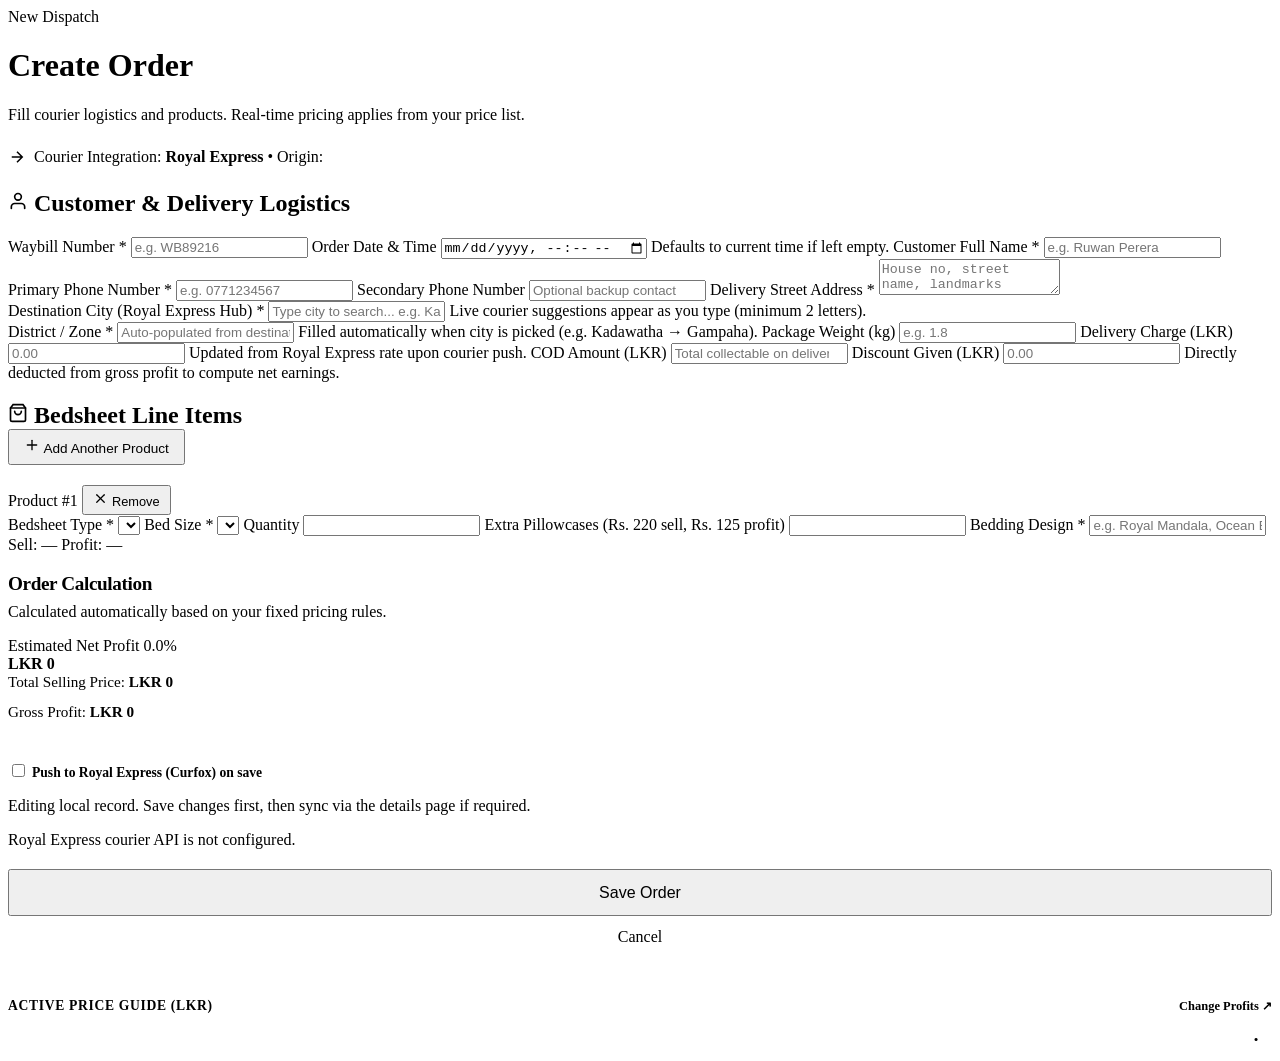
<file: src/main/resources/templates/orders/form.html>
<!DOCTYPE html>
<html lang="en" xmlns:th="http://www.thymeleaf.org">
<head>
    <meta charset="UTF-8">
    <meta name="viewport" content="width=device-width, initial-scale=1.0">
    <title th:text="'ADAREDI — ' + ${pageTitle}">ADAREDI — Create Order</title>
    <link rel="preconnect" href="https://fonts.googleapis.com">
    <link rel="preconnect" href="https://fonts.gstatic.com" crossorigin>
    <link href="https://fonts.googleapis.com/css2?family=Plus+Jakarta+Sans:wght@400;500;600;700;800&display=swap" rel="stylesheet">
    <link rel="stylesheet" th:href="@{/css/app.css}">
    <script>
        (function () {
            try {
                const params = new URLSearchParams(window.location.search);
                const urlTheme = params.get('theme');
                if (urlTheme === 'dark' || urlTheme === 'light') {
                    try { localStorage.setItem('bedsheet-theme', urlTheme); } catch(e){}
                }
                const stored = localStorage.getItem('bedsheet-theme');
                const theme = stored === 'dark' || stored === 'light'
                    ? stored
                    : (window.matchMedia && window.matchMedia('(prefers-color-scheme: dark)').matches ? 'dark' : 'light');
                document.documentElement.dataset.theme = theme;
                document.documentElement.style.colorScheme = theme;
            } catch (e) {
                document.documentElement.style.colorScheme = 'light';
            }
        })();
    </script>
</head>
<body>
<div class="app-container">
    <div th:replace="~{fragments/nav :: main}"></div>
    
    <div class="main-content">
        <div th:replace="~{fragments/nav :: mobile-header}"></div>
        
        <main class="grid two-col" style="grid-template-columns: minmax(0, 1.8fr) minmax(320px, 1fr); align-items: start; gap: 1.75rem;">
            <div>
                <!-- Page Title -->
                <div class="dash-header" style="margin-bottom: 1.5rem;">
                    <div class="dash-header-left">
                        <div class="dash-eyebrow">
                            <span class="pulse-dot"></span>
                            <span th:text="${isEditMode} ? 'Editing Record' : 'New Dispatch'">New Dispatch</span>
                        </div>
                        <h1 class="dash-title" th:text="${pageTitle}" style="font-size: 2rem;">Create Order</h1>
                        <p class="dash-subtitle">Fill courier logistics and products. Real-time pricing applies from your price list.</p>
                    </div>
                </div>

                <div class="curfox-profile" th:if="${curfoxEnabled and not #strings.isEmpty(curfoxBusinessName)}" style="margin-bottom: 1.5rem;">
                    <div style="display: flex; align-items: center; gap: 0.5rem;">
                        <svg width="18" height="18" viewBox="0 0 24 24" fill="none" stroke="currentColor" stroke-width="2"><path d="M5 12h14M12 5l7 7-7 7"/></svg>
                        <span>Courier Integration: <strong>Royal Express</strong> &bull; Origin: <strong th:text="${curfoxOrigin}"></strong></span>
                    </div>
                </div>

                <form th:action="${formAction}" th:object="${order}" method="post" id="orderForm">
                    <!-- Delivery & Customer Details Card -->
                    <section class="form-section-card">
                        <h2 class="form-section-title">
                            <svg width="20" height="20" viewBox="0 0 24 24" fill="none" stroke="currentColor" stroke-width="2" stroke-linecap="round"><path d="M20 21v-2a4 4 0 0 0-4-4H8a4 4 0 0 0-4 4v2"></path><circle cx="12" cy="7" r="4"></circle></svg>
                            Customer &amp; Delivery Logistics
                        </h2>
                        
                        <div class="grid two-col">
                            <label>Waybill Number *
                                <input type="text" th:field="*{waybillNo}" required placeholder="e.g. WB89216">
                                <span class="error" th:if="${#fields.hasErrors('waybillNo')}" th:errors="*{waybillNo}"></span>
                            </label>
                            
                            <label>Order Date &amp; Time
                                <input type="datetime-local" th:field="*{createdAt}">
                                <span class="hint">Defaults to current time if left empty.</span>
                            </label>
                            
                            <label>Customer Full Name *
                                <input type="text" th:field="*{customerName}" required placeholder="e.g. Ruwan Perera">
                            </label>
                            
                            <label>Primary Phone Number *
                                <input type="text" th:field="*{primaryPhone}" required placeholder="e.g. 0771234567">
                            </label>
                            
                            <label>Secondary Phone Number
                                <input type="text" th:field="*{secondaryPhone}" placeholder="Optional backup contact">
                            </label>

                            <label class="full">Delivery Street Address *
                                <textarea th:field="*{address}" rows="2" required placeholder="House no, street name, landmarks"></textarea>
                            </label>

                            <div class="city-search-wrap full">
                                <label>Destination City (Royal Express Hub) *
                                    <input type="text" th:field="*{nearestCity}" id="nearestCityInput"
                                           autocomplete="off" required placeholder="Type city to search... e.g. Kadawatha, Galle, Kandy">
                                    <span class="hint">Live courier suggestions appear as you type (minimum 2 letters).</span>
                                </label>
                                <ul id="citySuggestions" class="city-suggestions" hidden></ul>
                            </div>

                            <label>District / Zone *
                                <input type="text" th:field="*{district}" id="districtInput" required
                                       placeholder="Auto-populated from destination city">
                                <span class="hint">Filled automatically when city is picked (e.g. Kadawatha &rarr; Gampaha).</span>
                            </label>

                            <label>Package Weight (kg)
                                <input type="number" step="0.01" min="0" th:field="*{weight}" placeholder="e.g. 1.8">
                            </label>

                            <label>Delivery Charge (LKR)
                                <input type="number" step="0.01" min="0" th:field="*{deliveryCharge}" id="deliveryChargeInput" placeholder="0.00">
                                <span th:if="${curfoxEnabled}" class="hint">Updated from Royal Express rate upon courier push.</span>
                            </label>

                            <label>COD Amount (LKR)
                                <input type="number" step="0.01" min="0" th:field="*{codValue}" id="codValueInput" placeholder="Total collectable on delivery">
                            </label>

                            <label class="full">Discount Given (LKR)
                                <input type="number" step="0.01" min="0" th:field="*{discount}" id="discountInput" placeholder="0.00">
                                <span class="hint">Directly deducted from gross profit to compute net earnings.</span>
                            </label>
                        </div>
                    </section>

                    <!-- Product Items Card -->
                    <section class="form-section-card">
                        <div class="row between wrap" style="margin-bottom: 1.25rem;">
                            <h2 class="form-section-title" style="margin-bottom: 0;">
                                <svg width="20" height="20" viewBox="0 0 24 24" fill="none" stroke="currentColor" stroke-width="2" stroke-linecap="round"><path d="M6 2L3 6v14a2 2 0 0 0 2 2h14a2 2 0 0 0 2-2V6l-3-4z"></path><line x1="3" y1="6" x2="21" y2="6"></line><path d="M16 10a4 4 0 0 1-8 0"></path></svg>
                                Bedsheet Line Items
                            </h2>
                            <button type="button" class="btn secondary" id="addItemBtn" style="font-size: 0.85rem; padding: 0.4rem 0.9rem;">
                                <svg width="16" height="16" viewBox="0 0 24 24" fill="none" stroke="currentColor" stroke-width="2" stroke-linecap="round"><line x1="12" y1="5" x2="12" y2="19"></line><line x1="5" y1="12" x2="19" y2="12"></line></svg>
                                Add Another Product
                            </button>
                        </div>

                        <div id="itemsContainer">
                            <div class="item-row" th:each="item, stat : *{items}">
                                <div class="item-row-head">
                                    <span class="item-row-badge" th:text="'Product #' + ${stat.index + 1}">Product #1</span>
                                    <button type="button" class="btn subtle remove-item" th:if="${stat.index > 0}" style="padding: 0.25rem 0.6rem; font-size: 0.8rem;">
                                        <svg width="15" height="15" viewBox="0 0 24 24" fill="none" stroke="currentColor" stroke-width="2" stroke-linecap="round"><line x1="18" y1="6" x2="6" y2="18"></line><line x1="6" y1="6" x2="18" y2="18"></line></svg>
                                        Remove
                                    </button>
                                </div>
                                <div class="grid three-col">
                                    <label>Bedsheet Type *
                                        <select th:field="*{items[__${stat.index}__].bedsheetType}" class="type-select" required>
                                            <option th:each="t : ${bedsheetTypes}" th:value="${t}" th:text="${t}"></option>
                                        </select>
                                    </label>
                                    <label>Bed Size *
                                        <select th:field="*{items[__${stat.index}__].bedSize}" class="size-select" required>
                                            <option th:each="s : ${bedSizes}" th:value="${s}"
                                                    th:text="${#strings.replace(s.name(), '_', ' ')}"></option>
                                        </select>
                                    </label>
                                    <label>Quantity
                                        <input type="number" min="1" th:field="*{items[__${stat.index}__].quantity}" class="qty-input" required>
                                    </label>
                                    <input type="hidden" th:field="*{items[__${stat.index}__].unitSellingPrice}">
                                    <input type="hidden" th:field="*{items[__${stat.index}__].unitProfit}">
                                    <label>Extra Pillowcases (<span th:text="'Rs. ' + ${#numbers.formatDecimal(pillowcasePrice, 0, 'COMMA', 0, 'POINT')} + ' sell, Rs. ' + ${#numbers.formatDecimal(pillowcaseProfit, 0, 'COMMA', 0, 'POINT')} + ' profit'">Rs. 220 sell, Rs. 125 profit</span>)
                                        <input type="number" min="0" th:field="*{items[__${stat.index}__].pillowcaseQuantity}" class="pillowcase-input">
                                    </label>
                                    <label class="full">Bedding Design *
                                        <input type="text" th:field="*{items[__${stat.index}__].beddingDesign}"
                                               placeholder="e.g. Royal Mandala, Ocean Breeze, Velvet Blossom" required>
                                    </label>
                                    <div class="price-preview full">
                                        <span class="sell-preview">Sell: —</span>
                                        <span class="profit-preview">Profit: —</span>
                                        <span class="pillowcase-preview" style="display: none;">Pillowcases: —</span>
                                    </div>
                                </div>
                            </div>
                        </div>
                    </section>
                </form>
            </div>

            <!-- Sticky Summary Sidebar -->
            <aside class="summary-sidebar-card">
                <h3 style="margin-bottom: 0.5rem; font-size: 1.2rem; font-weight: 800; letter-spacing: -0.02em;">Order Calculation</h3>
                <p class="hint" style="margin-top: 0; margin-bottom: 1rem;">Calculated automatically based on your fixed pricing rules.</p>

                <!-- Hero Net Profit Box -->
                <div class="summary-profit-hero">
                    <div class="row between">
                        <span class="summary-profit-label">Estimated Net Profit</span>
                        <span class="margin-badge" id="netMarginPct">0.0%</span>
                    </div>
                    <strong class="summary-profit-val" id="netProfit">LKR 0</strong>
                </div>

                <div style="display: flex; flex-direction: column; gap: 0.75rem; padding-bottom: 1.25rem; border-bottom: 1px solid var(--border); font-size: 0.95rem;">
                    <div class="row between">
                        <span style="color: var(--text-muted);">Total Selling Price:</span>
                        <strong id="totalSelling">LKR 0</strong>
                    </div>
                    <div class="row between">
                        <span style="color: var(--text-muted);">Gross Profit:</span>
                        <strong id="grossProfit" class="profit-cell">LKR 0</strong>
                    </div>
                </div>

                <!-- Courier Dispatch Checkbox -->
                <div style="margin: 1.25rem 0;">
                    <label th:if="${!isEditMode and curfoxEnabled}" style="flex-direction: row; align-items: center; gap: 0.75rem; cursor: pointer;">
                        <input type="checkbox" form="orderForm" th:field="*{pushToCurfox}" value="true" style="width: auto;">
                        <span style="font-size: 0.85rem; font-weight: 600;">Push to Royal Express (Curfox) on save</span>
                    </label>
                    <p th:if="${isEditMode}" class="hint">
                        Editing local record. Save changes first, then sync via the details page if required.
                    </p>
                    <p th:unless="${curfoxEnabled or isEditMode}" class="hint">
                        Royal Express courier API is not configured.
                    </p>
                </div>

                <!-- Action Buttons -->
                <div style="display: flex; flex-direction: column; gap: 0.75rem;">
                    <button type="submit" form="orderForm" class="btn primary" style="width: 100%; padding: 0.8rem 1.5rem; font-size: 1rem;" th:text="${submitLabel}">
                        Save Order
                    </button>
                    <a class="btn secondary" th:href="${cancelHref}" style="width: 100%; text-align: center;">
                        Cancel
                    </a>
                </div>

                <!-- Price List Accordion / Reference -->
                <div style="margin-top: 2rem; padding-top: 1.25rem; border-top: 1px solid var(--border);">
                    <div style="display: flex; justify-content: space-between; align-items: center; margin-bottom: 0.75rem;">
                        <h4 style="font-size: 0.85rem; font-weight: 700; color: var(--text-muted); text-transform: uppercase; letter-spacing: 0.05em; margin: 0;">
                            Active Price Guide (LKR)
                        </h4>
                        <a th:href="@{/pricing}" style="font-size: 0.78rem; font-weight: 700; color: var(--primary); text-decoration: none; display: inline-flex; align-items: center; gap: 0.2rem;">
                            Change Profits ↗
                        </a>
                    </div>
                    <div style="max-height: 240px; overflow-y: auto; padding-right: 0.35rem; display: flex; flex-direction: column; gap: 0.5rem; font-size: 0.82rem;">
                        <div th:each="row : ${priceRows}" style="display: flex; justify-content: space-between; padding: 0.35rem 0.5rem; background: var(--surface-glass-alt); border-radius: var(--radius-sm); border: 1px solid var(--border-subtle);">
                            <span th:text="${row.type + ' ' + row.sizeLabel}" style="font-weight: 600;"></span>
                            <div>
                                <span th:text="'Rs.' + ${row.selling}"></span> &bull;
                                <strong class="profit-cell" th:text="'+' + ${row.profit}"></strong>
                            </div>
                        </div>
                    </div>
                </div>
            </aside>
        </main>
    </div>
</div>

<script th:inline="javascript">
    window.SELLING = [(${sellingPricesJson})];
    window.PROFITS = [(${unitProfitsJson})];
    window.PILLOWCASE_PRICE = [(${pillowcasePrice})];
    window.PILLOWCASE_PROFIT = [(${pillowcaseProfit})];
</script>
<script th:src="@{/js/theme.js}"></script>
<script th:src="@{/js/order-form.js}"></script>
<script th:if="${curfoxEnabled}" th:src="@{/js/city-suggest.js}"></script>
<script>
    document.querySelectorAll('.nav-link').forEach(link => {
        if (link.getAttribute('href') === '/orders/new') {
            link.classList.add('active');
        }
    });
</script>
</body>
</html>
</file>
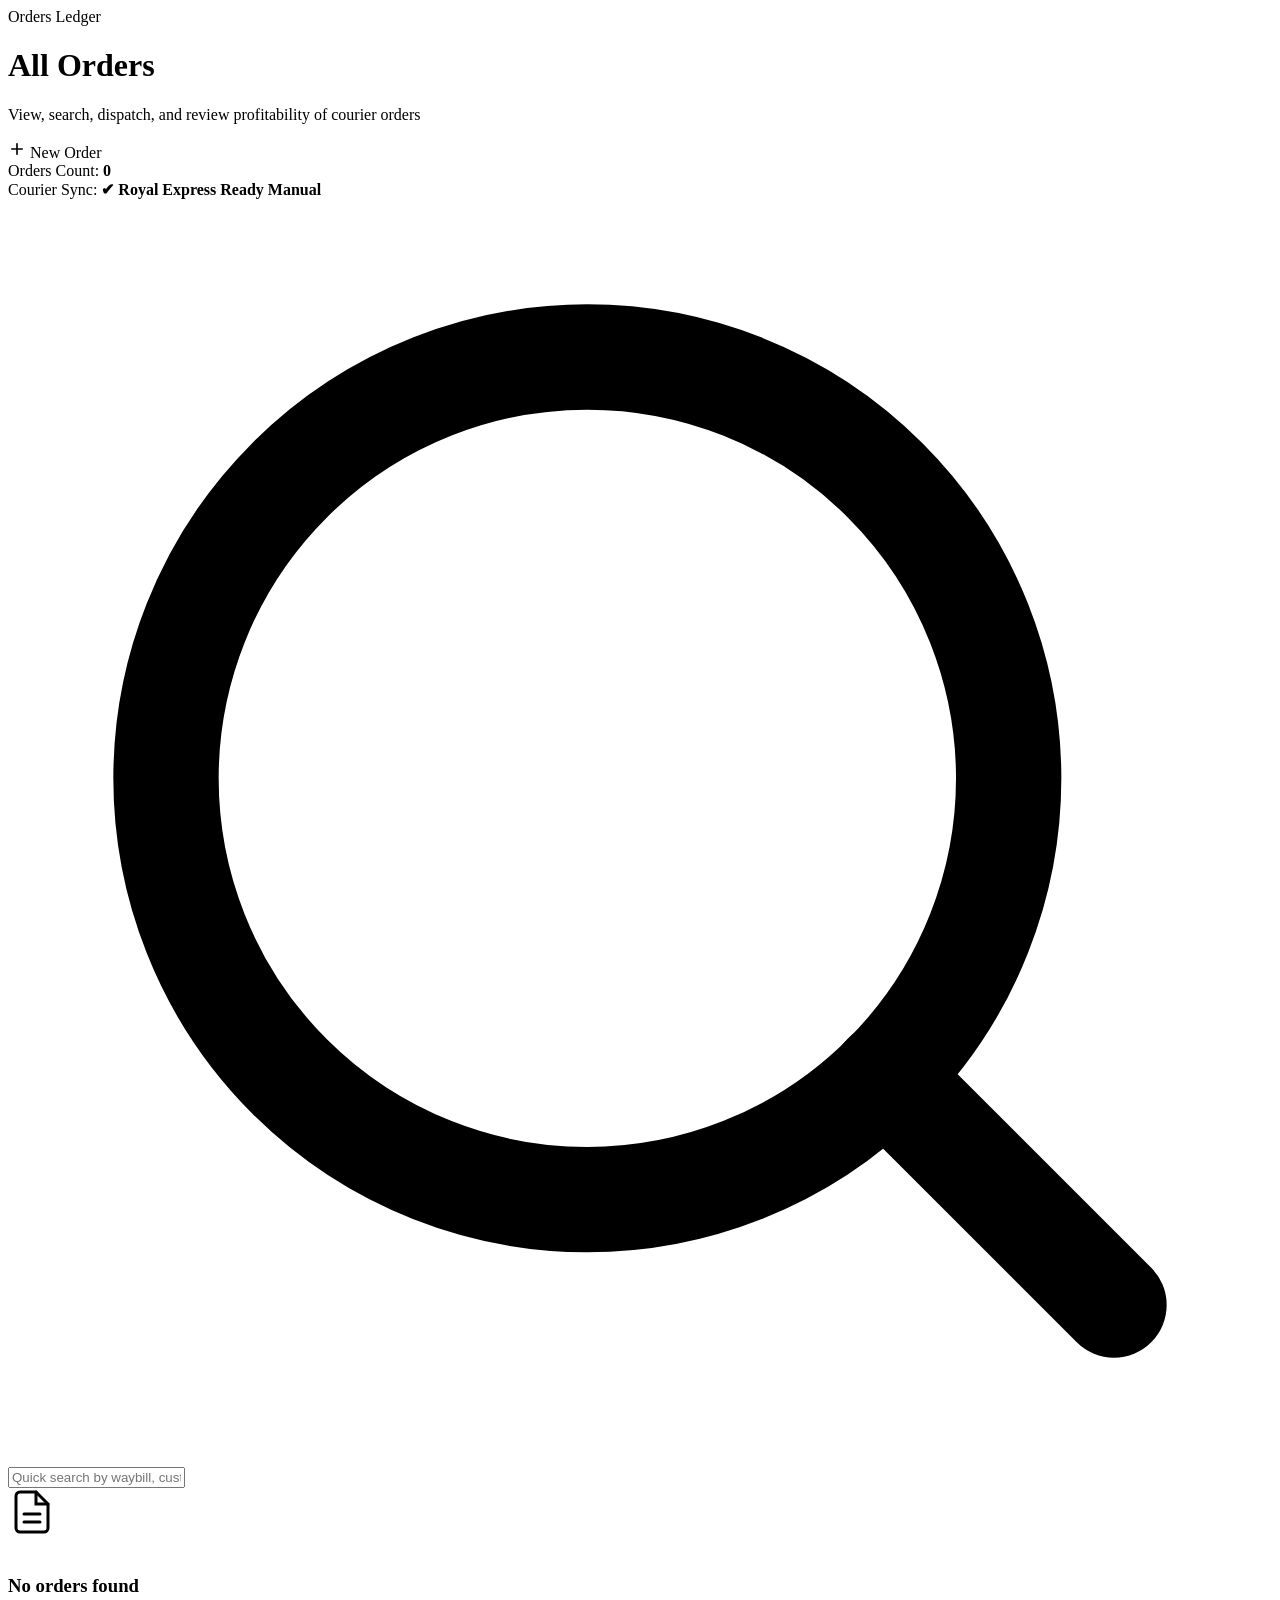
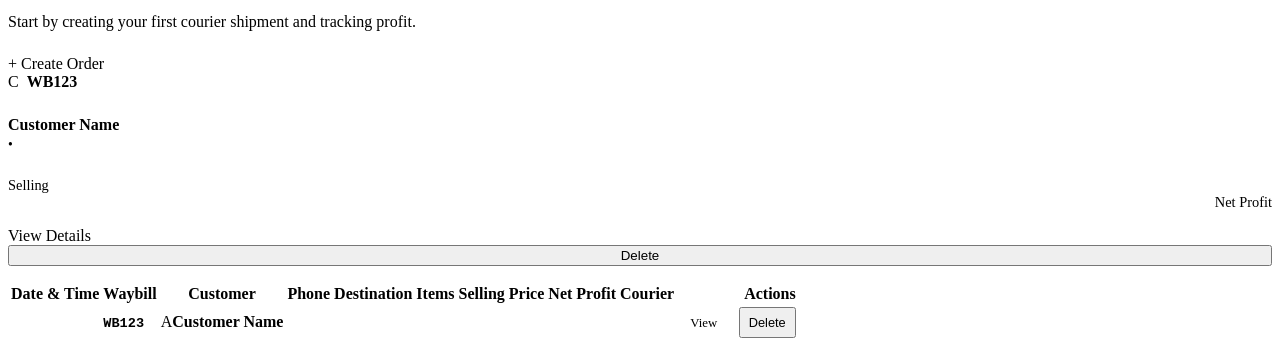
<file: src/main/resources/templates/orders/list.html>
<!DOCTYPE html>
<html lang="en" xmlns:th="http://www.thymeleaf.org">
<head>
    <meta charset="UTF-8">
    <meta name="viewport" content="width=device-width, initial-scale=1.0">
    <title>ADAREDI — All Orders</title>
    <meta name="description" content="ADAREDI orders management and delivery tracking">
    <link rel="preconnect" href="https://fonts.googleapis.com">
    <link rel="preconnect" href="https://fonts.gstatic.com" crossorigin>
    <link href="https://fonts.googleapis.com/css2?family=Plus+Jakarta+Sans:wght@400;500;600;700;800&display=swap" rel="stylesheet">
    <link rel="stylesheet" th:href="@{/css/app.css}">
    <script>
        (function () {
            try {
                const params = new URLSearchParams(window.location.search);
                const urlTheme = params.get('theme');
                if (urlTheme === 'dark' || urlTheme === 'light') {
                    try { localStorage.setItem('bedsheet-theme', urlTheme); } catch(e){}
                }
                const stored = localStorage.getItem('bedsheet-theme');
                const theme = stored === 'dark' || stored === 'light'
                    ? stored
                    : (window.matchMedia && window.matchMedia('(prefers-color-scheme: dark)').matches ? 'dark' : 'light');
                document.documentElement.dataset.theme = theme;
                document.documentElement.style.colorScheme = theme;
            } catch (e) {
                document.documentElement.style.colorScheme = 'light';
            }
        })();
    </script>
</head>
<body>
<div class="app-container">
    <div th:replace="~{fragments/nav :: main}"></div>
    
    <div class="main-content">
        <div th:replace="~{fragments/nav :: mobile-header}"></div>
        
        <main class="orders-page" id="main-content">
            <!-- Header -->
            <div class="dash-header">
                <div class="dash-header-left">
                    <div class="dash-eyebrow">
                        <span class="pulse-dot"></span>
                        <span>Orders Ledger</span>
                    </div>
                    <h1 class="dash-title">All Orders</h1>
                    <p class="dash-subtitle">View, search, dispatch, and review profitability of courier orders</p>
                </div>
                <div class="dash-header-right">
                    <a class="btn primary" th:href="@{/orders/new}">
                        <svg width="18" height="18" viewBox="0 0 24 24" fill="none" stroke="currentColor" stroke-width="2.2" stroke-linecap="round"><line x1="12" y1="5" x2="12" y2="19"></line><line x1="5" y1="12" x2="19" y2="12"></line></svg>
                        New Order
                    </a>
                </div>
            </div>

            <!-- Stats Bar -->
            <div class="list-stats-bar" th:if="${!#lists.isEmpty(orders)}">
                <div class="list-stat-pill">
                    <span style="color: var(--text-muted);">Orders Count:</span>
                    <strong th:text="${#lists.size(orders)}">0</strong>
                </div>
                <div class="list-stat-pill">
                    <span style="color: var(--text-muted);">Courier Sync:</span>
                    <strong th:if="${curfoxEnabled}" style="color: var(--success);">&#x2714; Royal Express Ready</strong>
                    <strong th:unless="${curfoxEnabled}" style="color: var(--warning);">Manual</strong>
                </div>
            </div>

            <!-- Search and Filter Toolbar -->
            <div class="filter-search-bar" th:if="${!#lists.isEmpty(orders)}">
                <div class="search-input-wrap">
                    <svg viewBox="0 0 24 24" fill="none" stroke="currentColor" stroke-width="2" stroke-linecap="round"><circle cx="11" cy="11" r="8"></circle><line x1="21" y1="21" x2="16.65" y2="16.65"></line></svg>
                    <input type="text" id="orderSearchInput" placeholder="Quick search by waybill, customer name, phone, city or district..." autocomplete="off">
                </div>
                <span id="matchCounter" style="font-size: 0.82rem; color: var(--text-muted); font-weight: 600;"></span>
            </div>

            <div th:if="${#lists.isEmpty(orders)}" class="empty-state">
                <svg width="48" height="48" viewBox="0 0 24 24" fill="none" stroke="currentColor" stroke-width="1.5" stroke-linecap="round" style="margin-bottom: 1rem; color: var(--text-muted);"><path d="M14 2H6a2 2 0 0 0-2 2v16a2 2 0 0 0 2 2h12a2 2 0 0 0 2-2V8z"></path><polyline points="14 2 14 8 20 8"></polyline><line x1="16" y1="13" x2="8" y2="13"></line><line x1="16" y1="17" x2="8" y2="17"></line></svg>
                <h3 style="margin-bottom: 0.5rem; color: var(--text-main);">No orders found</h3>
                <p style="margin-bottom: 1.5rem;">Start by creating your first courier shipment and tracking profit.</p>
                <a th:href="@{/orders/new}" class="btn primary">+ Create Order</a>
            </div>

            <!-- Mobile Record Cards -->
            <div th:if="${!#lists.isEmpty(orders)}" class="record-list mobile-only" id="mobileOrdersList">
                <article class="card record-card" th:each="o : ${orders}" style="margin-bottom: 1rem;" th:attr="data-search=${o.waybillNo + ' ' + o.customerName + ' ' + o.primaryPhone + ' ' + o.nearestCity + ' ' + o.district}">
                    <div class="row between wrap" style="margin-bottom: 0.75rem;">
                        <div style="display: flex; align-items: center; gap: 0.5rem;">
                            <span class="customer-avatar" th:text="${#strings.substring(o.customerName, 0, 1)}">C</span>
                            <div>
                                <span class="badge" style="background: var(--primary-soft); color: var(--primary); font-weight: 700;" th:text="${o.waybillNo}">WB123</span>
                                <span class="hint" style="display: block; margin: 0.1rem 0 0;" th:text="${#temporals.format(o.createdAt, 'MMM dd, yyyy HH:mm')}"></span>
                            </div>
                        </div>
                        <span class="badge" th:if="${curfoxEnabled}" th:classappend="' badge-' + ${o.curfoxSyncStatus.name()}"
                              th:text="${o.curfoxSyncStatus}"></span>
                    </div>

                    <div style="padding: 0.75rem 0; border-top: 1px solid var(--border-subtle); border-bottom: 1px solid var(--border-subtle); margin: 0.5rem 0;">
                        <strong style="font-size: 1rem; color: var(--text-main);" th:text="${o.customerName}">Customer Name</strong>
                        <div style="font-size: 0.85rem; color: var(--text-muted); margin-top: 0.2rem;">
                            <span th:text="${o.primaryPhone}"></span> &bull; <span th:text="${o.nearestCity} + ', ' + ${o.district}"></span>
                        </div>
                    </div>

                    <div class="row between" style="margin-top: 0.75rem; font-size: 0.9rem;">
                        <div>
                            <span class="hint" style="margin: 0; display: block;">Selling</span>
                            <strong th:text="'LKR ' + ${#numbers.formatDecimal(o.totalSellingPrice, 0, 'COMMA', 0, 'POINT')}"></strong>
                        </div>
                        <div style="text-align: right;">
                            <span class="hint" style="margin: 0; display: block;">Net Profit</span>
                            <strong class="profit-cell" style="font-size: 1.1rem;" th:text="'LKR ' + ${#numbers.formatDecimal(o.netProfit, 0, 'COMMA', 0, 'POINT')}"></strong>
                        </div>
                    </div>

                    <div class="row wrap" style="margin-top: 1rem;">
                        <a class="btn secondary" th:href="@{/orders/{id}(id=${o.id})}" style="flex: 1;">View Details</a>
                        <form method="post" th:action="@{/orders/{id}/delete(id=${o.id})}" style="display:inline; flex: 1;" onsubmit="return confirm('Are you sure you want to delete this order?');">
                            <button type="submit" class="btn subtle" style="width: 100%;">Delete</button>
                        </form>
                    </div>
                </article>
            </div>

            <!-- Desktop Modern Table -->
            <div class="desktop-only table-wrap" th:if="${!#lists.isEmpty(orders)}" style="margin-top: 0.5rem;">
                <table class="data-table" id="desktopOrdersTable">
                    <thead>
                    <tr>
                        <th>Date &amp; Time</th>
                        <th>Waybill</th>
                        <th>Customer</th>
                        <th>Phone</th>
                        <th>Destination</th>
                        <th style="text-align: center;">Items</th>
                        <th style="text-align: right;">Selling Price</th>
                        <th style="text-align: right;">Net Profit</th>
                        <th th:if="${curfoxEnabled}" style="text-align: center;">Courier</th>
                        <th style="text-align: right;">Actions</th>
                    </tr>
                    </thead>
                    <tbody>
                    <tr th:each="o : ${orders}" th:attr="data-search=${o.waybillNo + ' ' + o.customerName + ' ' + o.primaryPhone + ' ' + o.nearestCity + ' ' + o.district}">
                        <td th:text="${#temporals.format(o.createdAt, 'MMM dd, yyyy HH:mm')}" style="color: var(--text-muted); font-size: 0.82rem; white-space: nowrap;"></td>
                        <td>
                            <a th:href="@{/orders/{id}(id=${o.id})}" class="badge" style="background: var(--primary-soft); color: var(--primary); border-color: var(--primary-soft-border); font-weight: 800; font-family: monospace; font-size: 0.85rem;" th:text="${o.waybillNo}">WB123</a>
                        </td>
                        <td>
                            <div style="display: flex; align-items: center;">
                                <span class="customer-avatar" th:text="${#strings.substring(o.customerName, 0, 1)}">A</span>
                                <strong th:text="${o.customerName}">Customer Name</strong>
                            </div>
                        </td>
                        <td th:text="${o.primaryPhone}" style="color: var(--text-muted); font-size: 0.85rem;"></td>
                        <td>
                            <strong th:text="${o.nearestCity}"></strong>
                            <span class="district-tag" th:text="${o.district}" style="display: inline-block; margin-left: 0.25rem;"></span>
                        </td>
                        <td style="text-align: center;">
                            <span class="badge" th:text="${#lists.size(o.items)} + ' items'"></span>
                        </td>
                        <td style="text-align: right; font-weight: 700;" th:text="'LKR ' + ${#numbers.formatDecimal(o.totalSellingPrice, 0, 'COMMA', 0, 'POINT')}"></td>
                        <td class="profit-cell" style="text-align: right; font-size: 0.95rem;" th:text="'LKR ' + ${#numbers.formatDecimal(o.netProfit, 0, 'COMMA', 0, 'POINT')}"></td>
                        <td th:if="${curfoxEnabled}" style="text-align: center;">
                            <span class="badge" th:classappend="' badge-' + ${o.curfoxSyncStatus.name()}" th:text="${o.curfoxSyncStatus}"></span>
                        </td>
                        <td style="text-align: right; white-space: nowrap;">
                            <a class="btn secondary" th:href="@{/orders/{id}(id=${o.id})}" style="padding: 0.35rem 0.75rem; font-size: 0.8rem;">View</a>
                            <form method="post" th:action="@{/orders/{id}/delete(id=${o.id})}" style="display:inline; margin-left: 0.35rem;" onsubmit="return confirm('Are you sure you want to delete this order?');">
                                <button type="submit" class="btn subtle" style="padding: 0.35rem 0.5rem; font-size: 0.8rem;">Delete</button>
                            </form>
                        </td>
                    </tr>
                    </tbody>
                </table>
            </div>
        </main>
    </div>
</div>

<script th:src="@{/js/theme.js}"></script>
<script>
    // Highlight Active Link
    document.querySelectorAll('.nav-link').forEach(link => {
        if (link.getAttribute('href') === '/orders') {
            link.classList.add('active');
        }
    });

    // Real-time client-side search filter
    const searchInput = document.getElementById('orderSearchInput');
    const tableRows = document.querySelectorAll('#desktopOrdersTable tbody tr');
    const mobileCards = document.querySelectorAll('#mobileOrdersList .record-card');
    const matchCounter = document.getElementById('matchCounter');

    if (searchInput) {
        searchInput.addEventListener('input', function () {
            const query = this.value.trim().toLowerCase();
            let matched = 0;

            tableRows.forEach(row => {
                const text = (row.getAttribute('data-search') || '').toLowerCase();
                const show = text.includes(query);
                row.style.display = show ? '' : 'none';
                if (show) matched++;
            });

            mobileCards.forEach(card => {
                const text = (card.getAttribute('data-search') || '').toLowerCase();
                card.style.display = text.includes(query) ? '' : 'none';
            });

            if (matchCounter) {
                if (query.length > 0) {
                    matchCounter.textContent = `${matched} matching order${matched === 1 ? '' : 's'}`;
                } else {
                    matchCounter.textContent = '';
                }
            }
        });
    }
</script>
</body>
</html>
</file>
